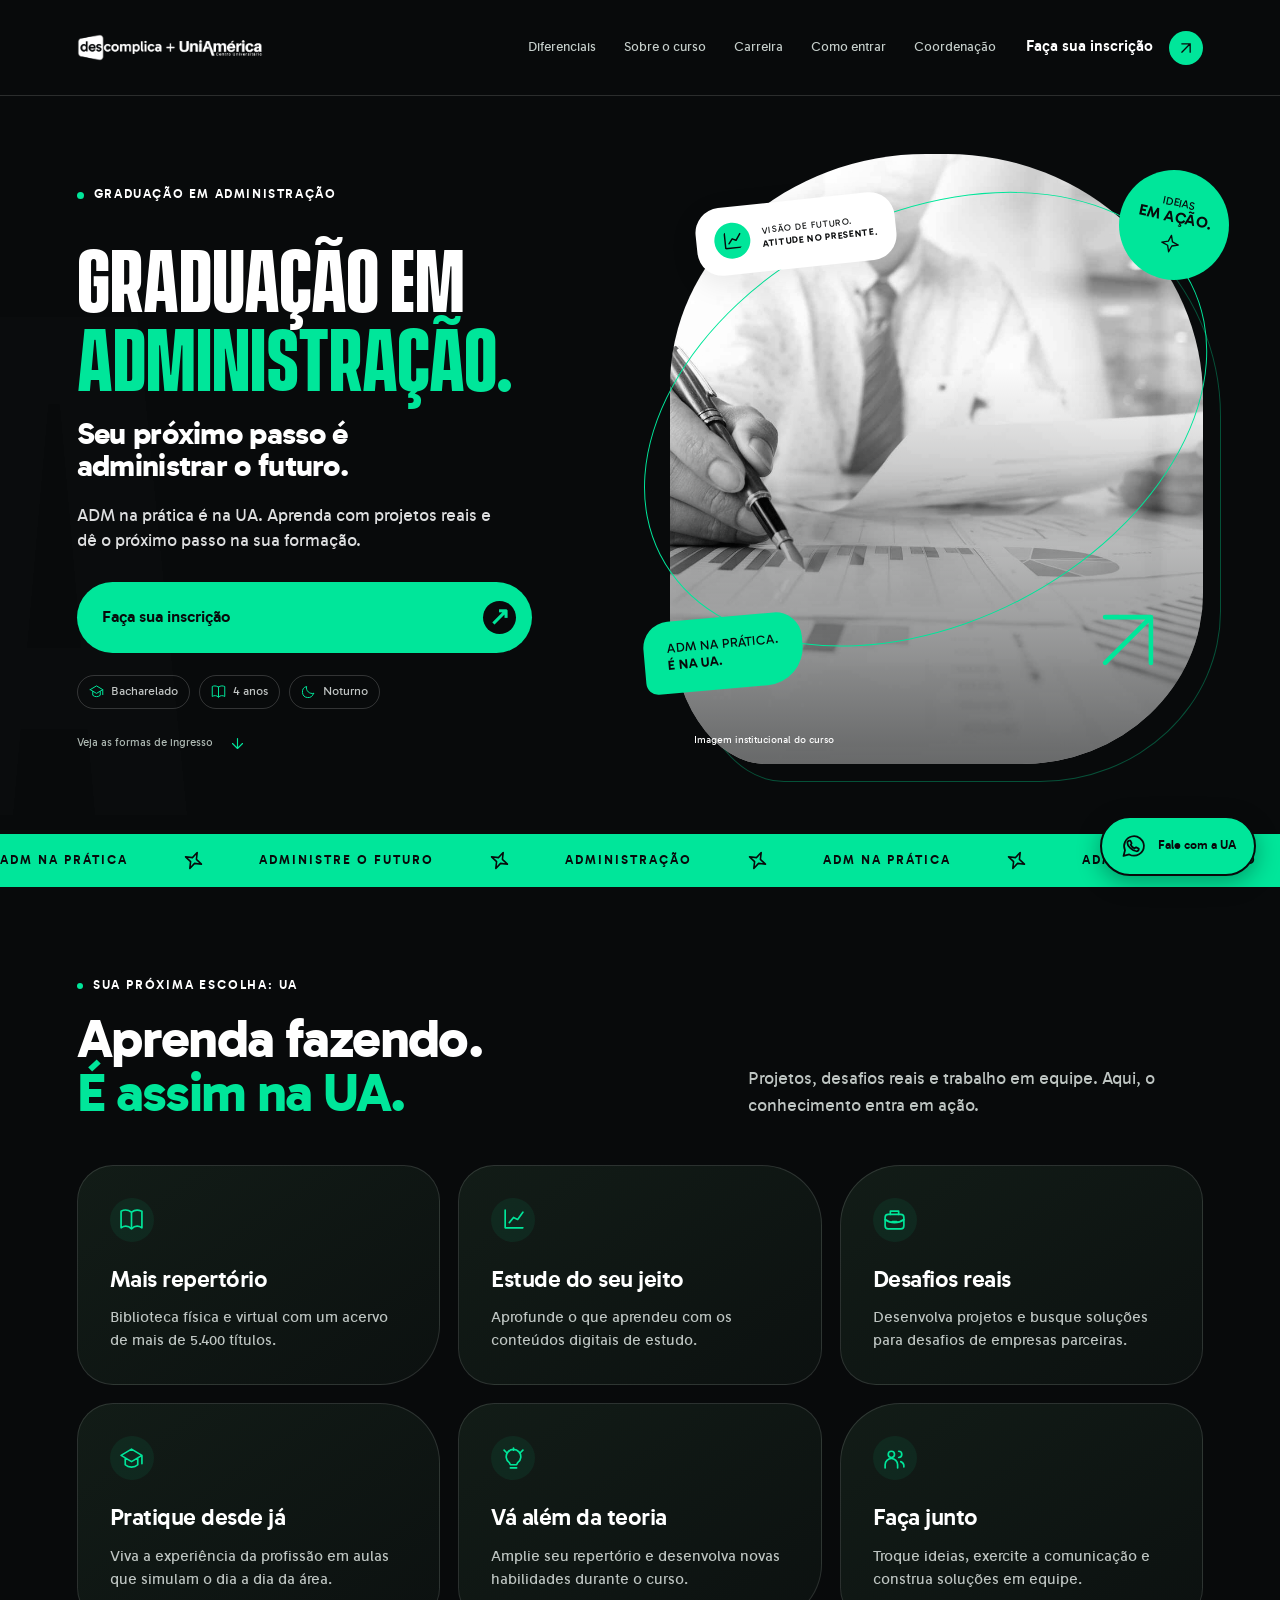
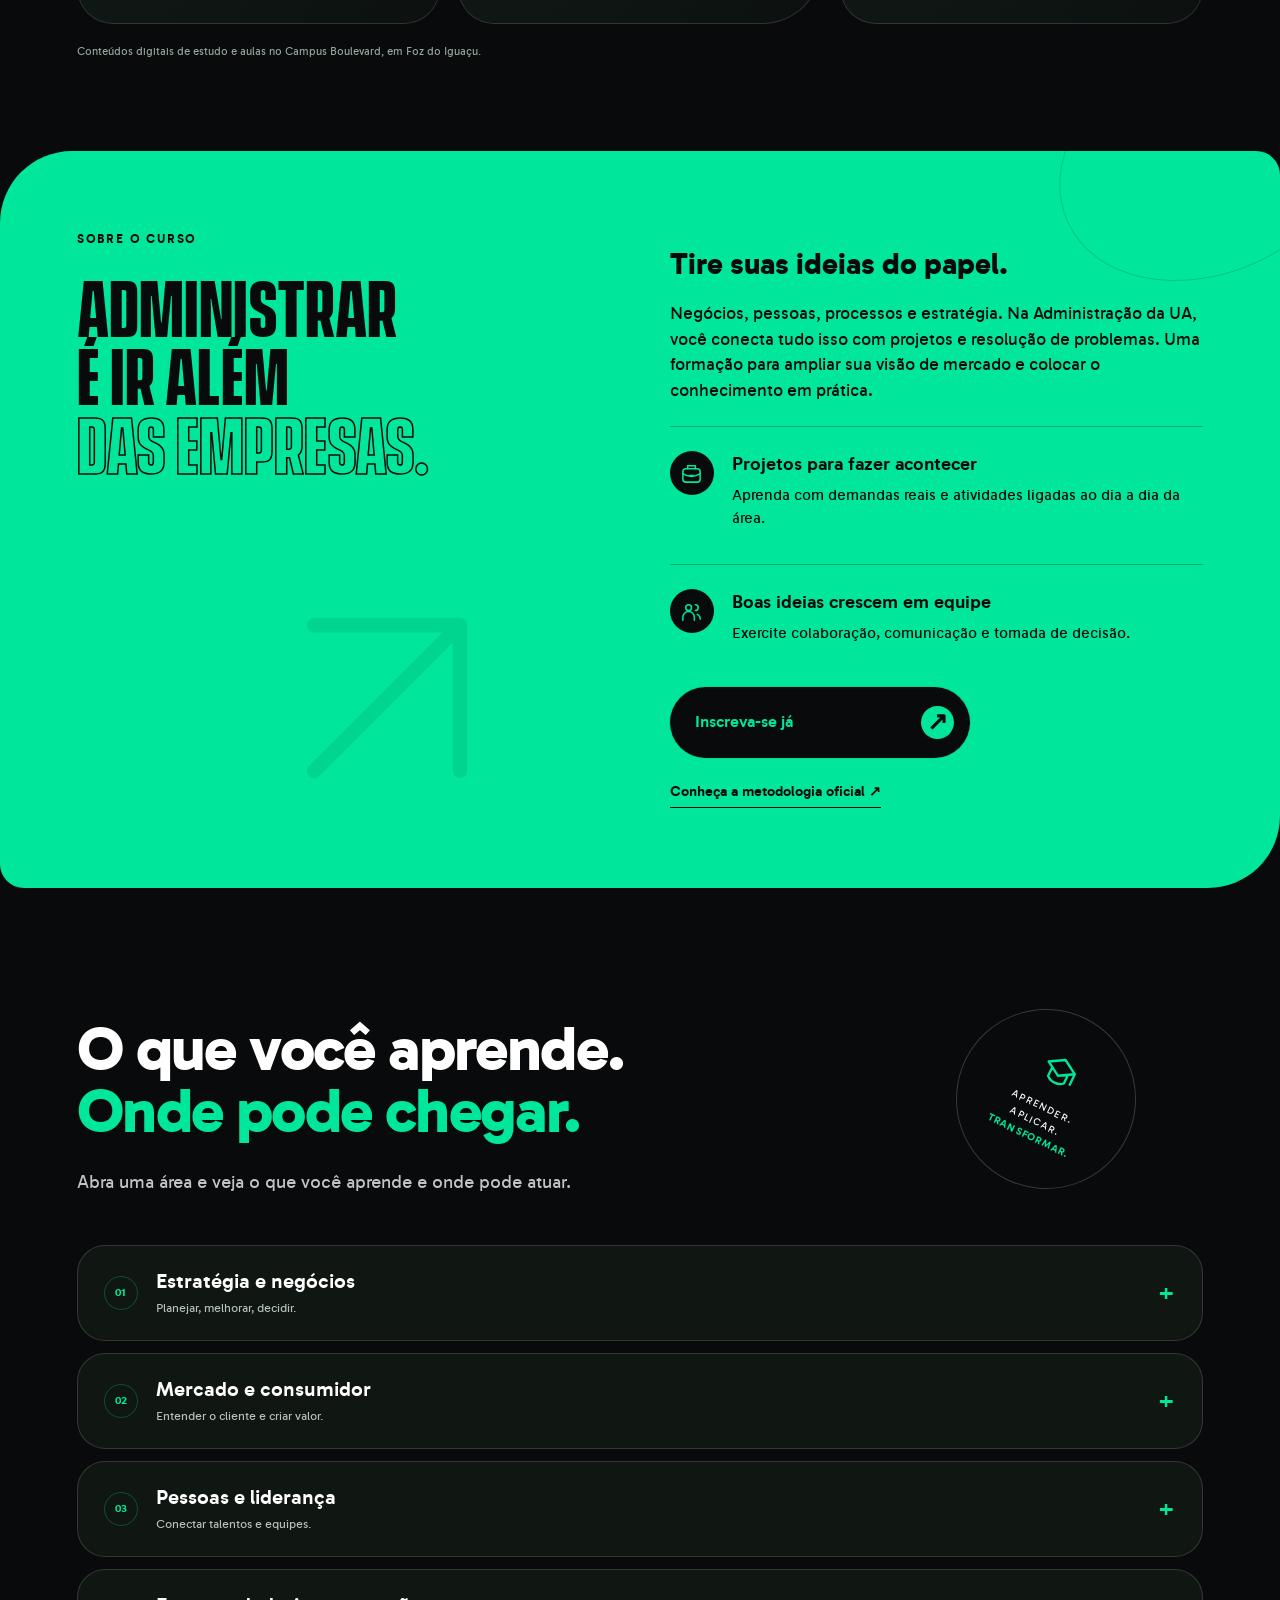
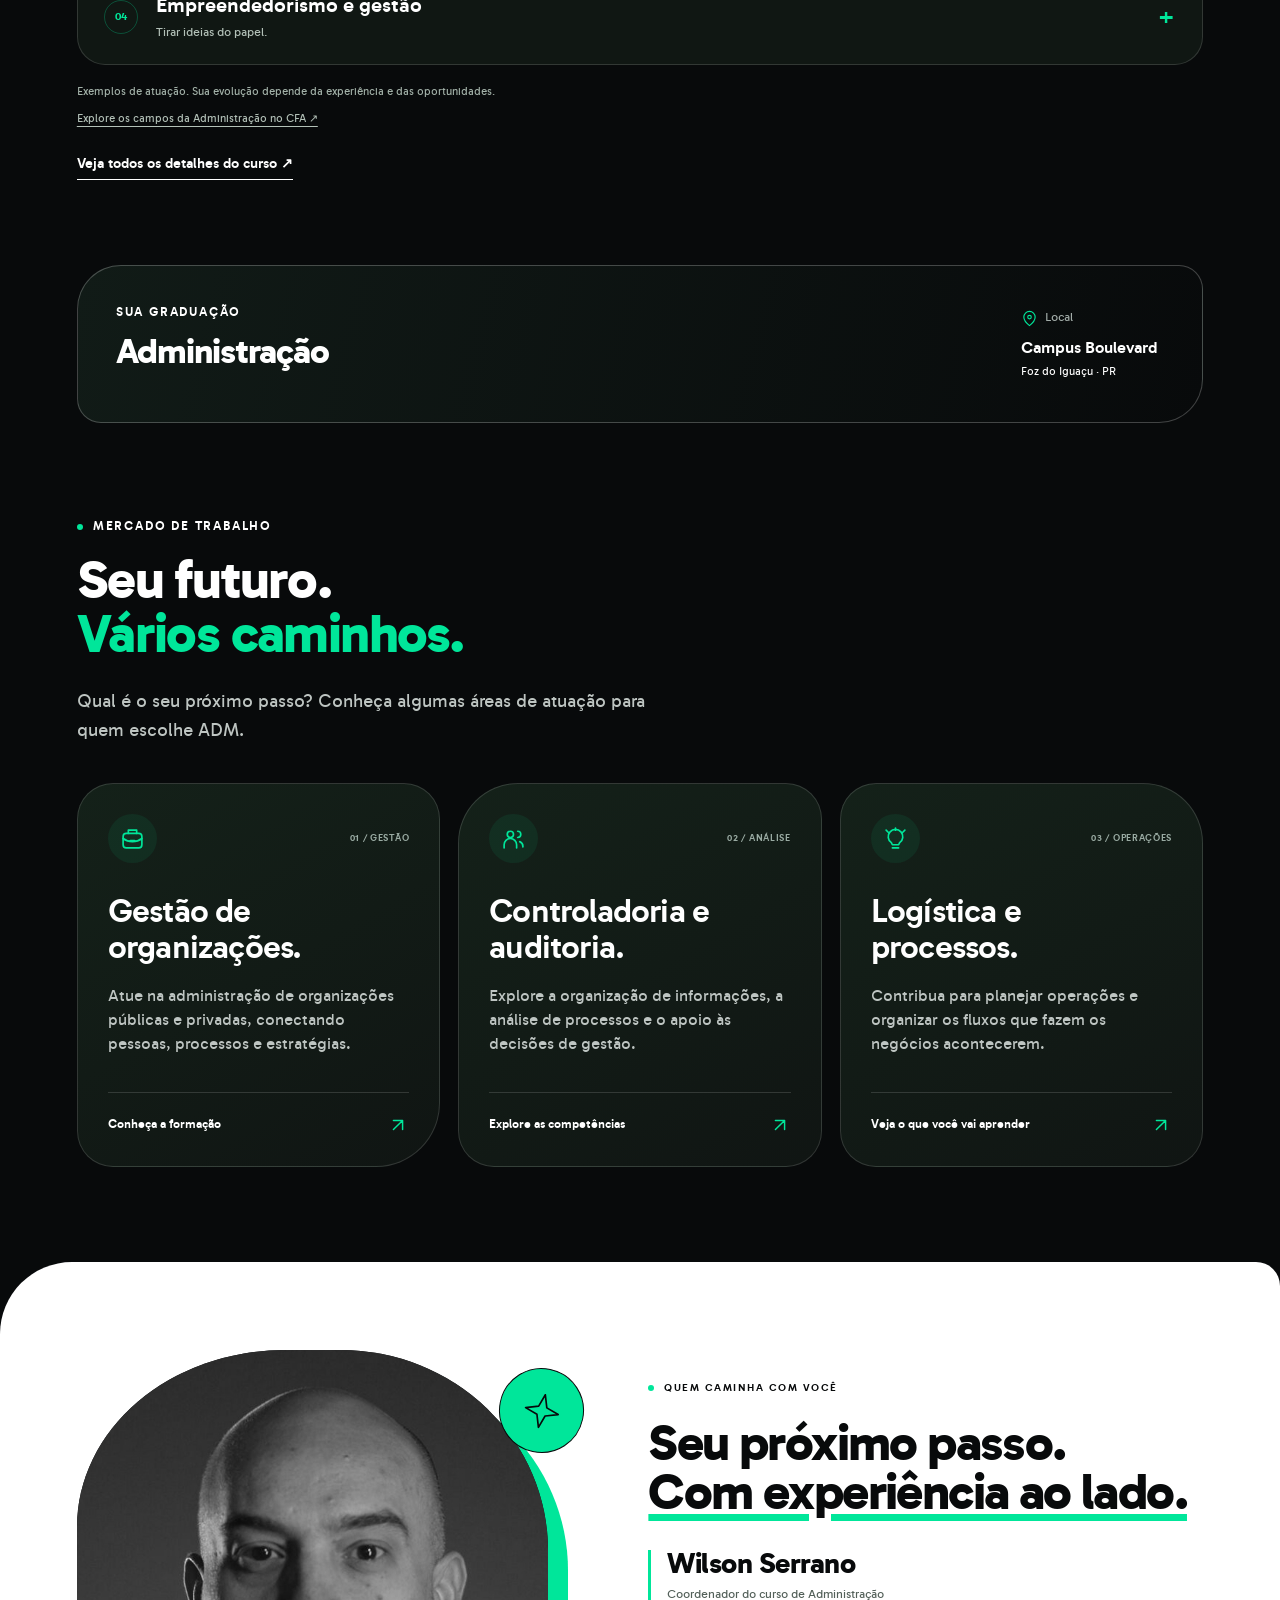
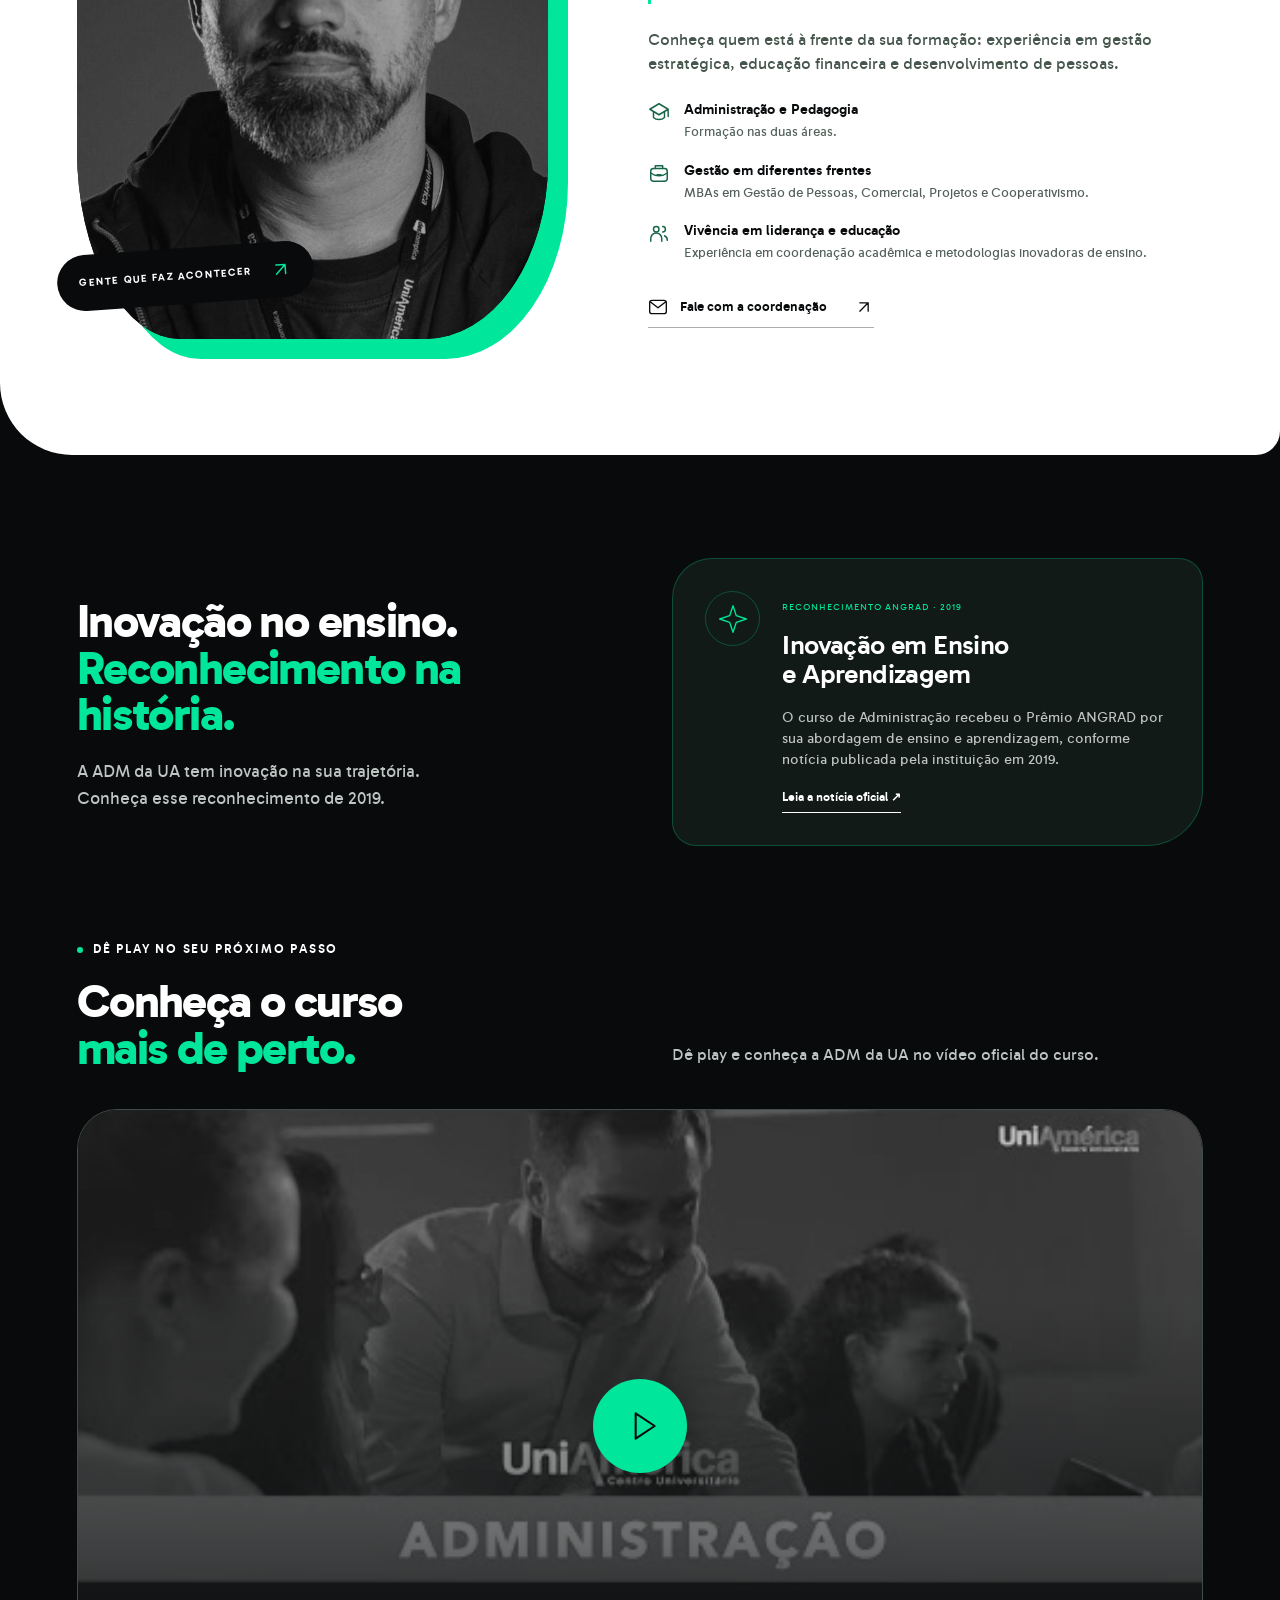
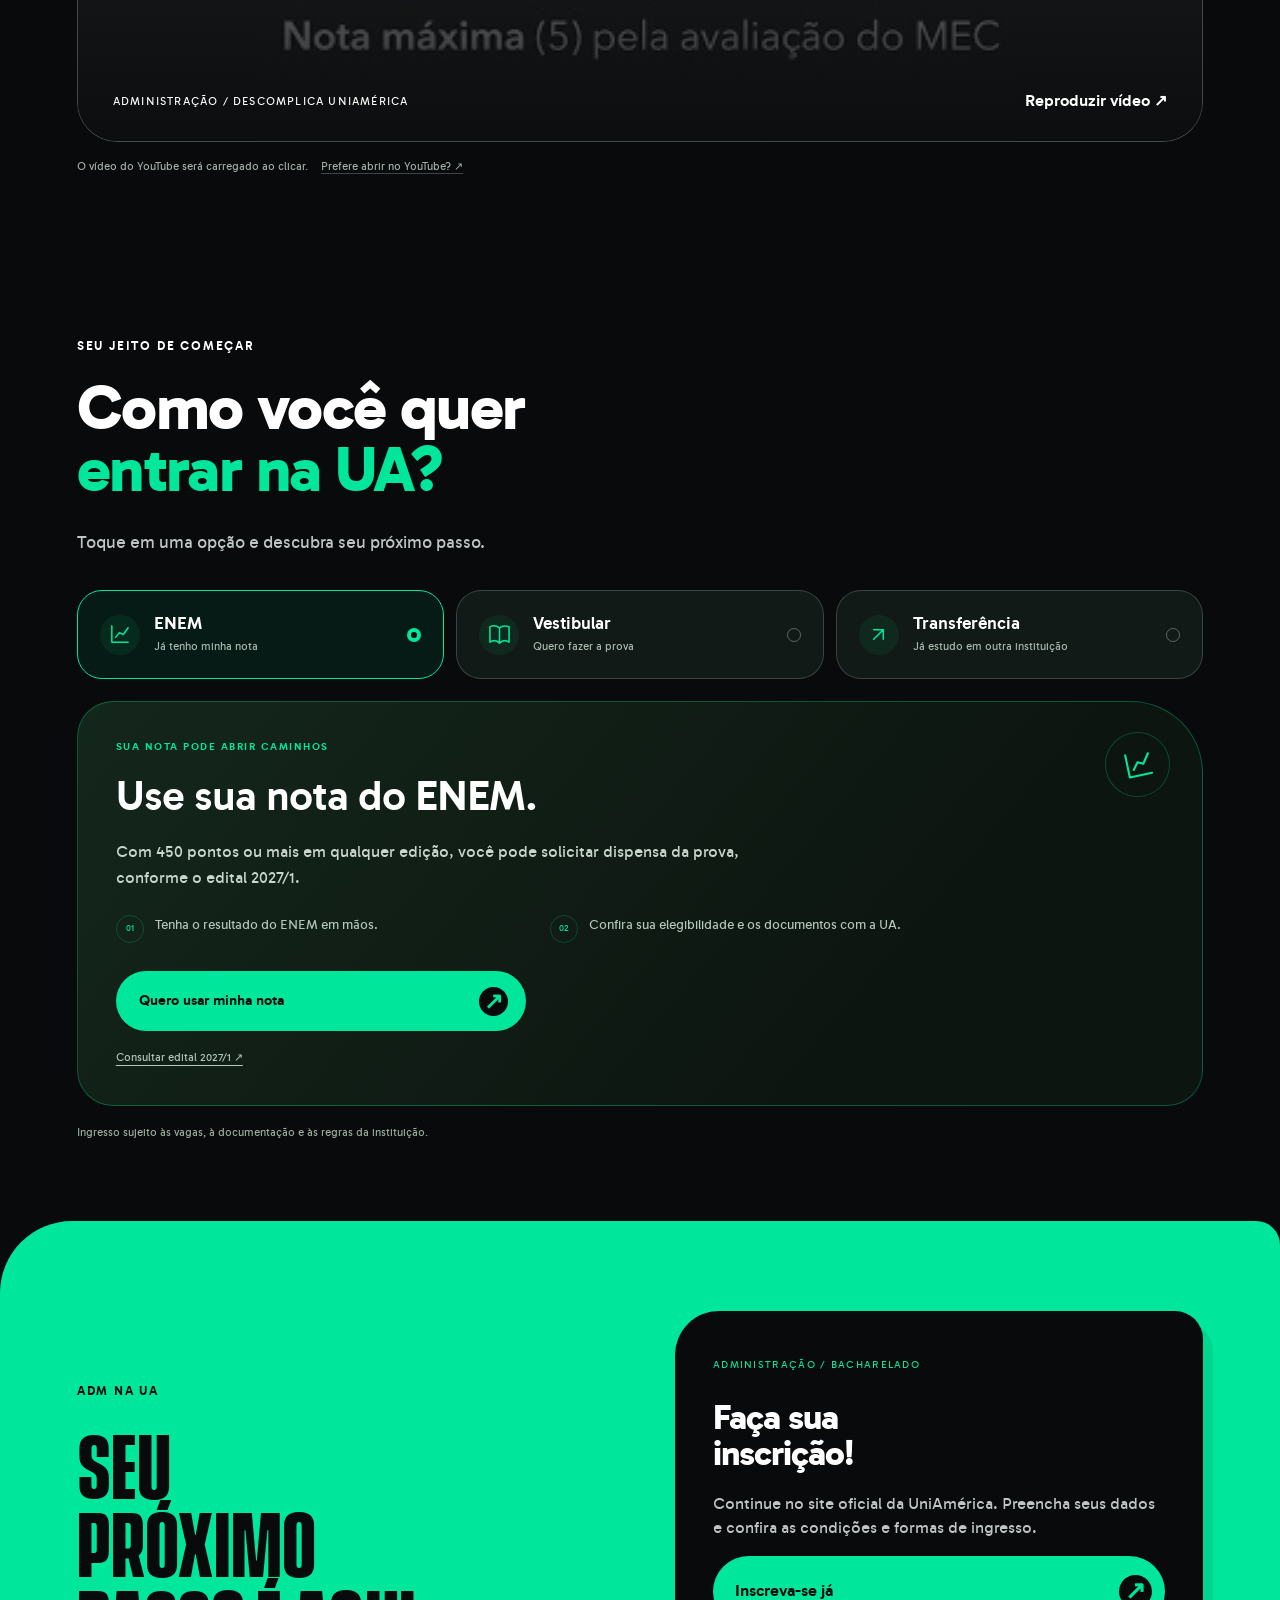
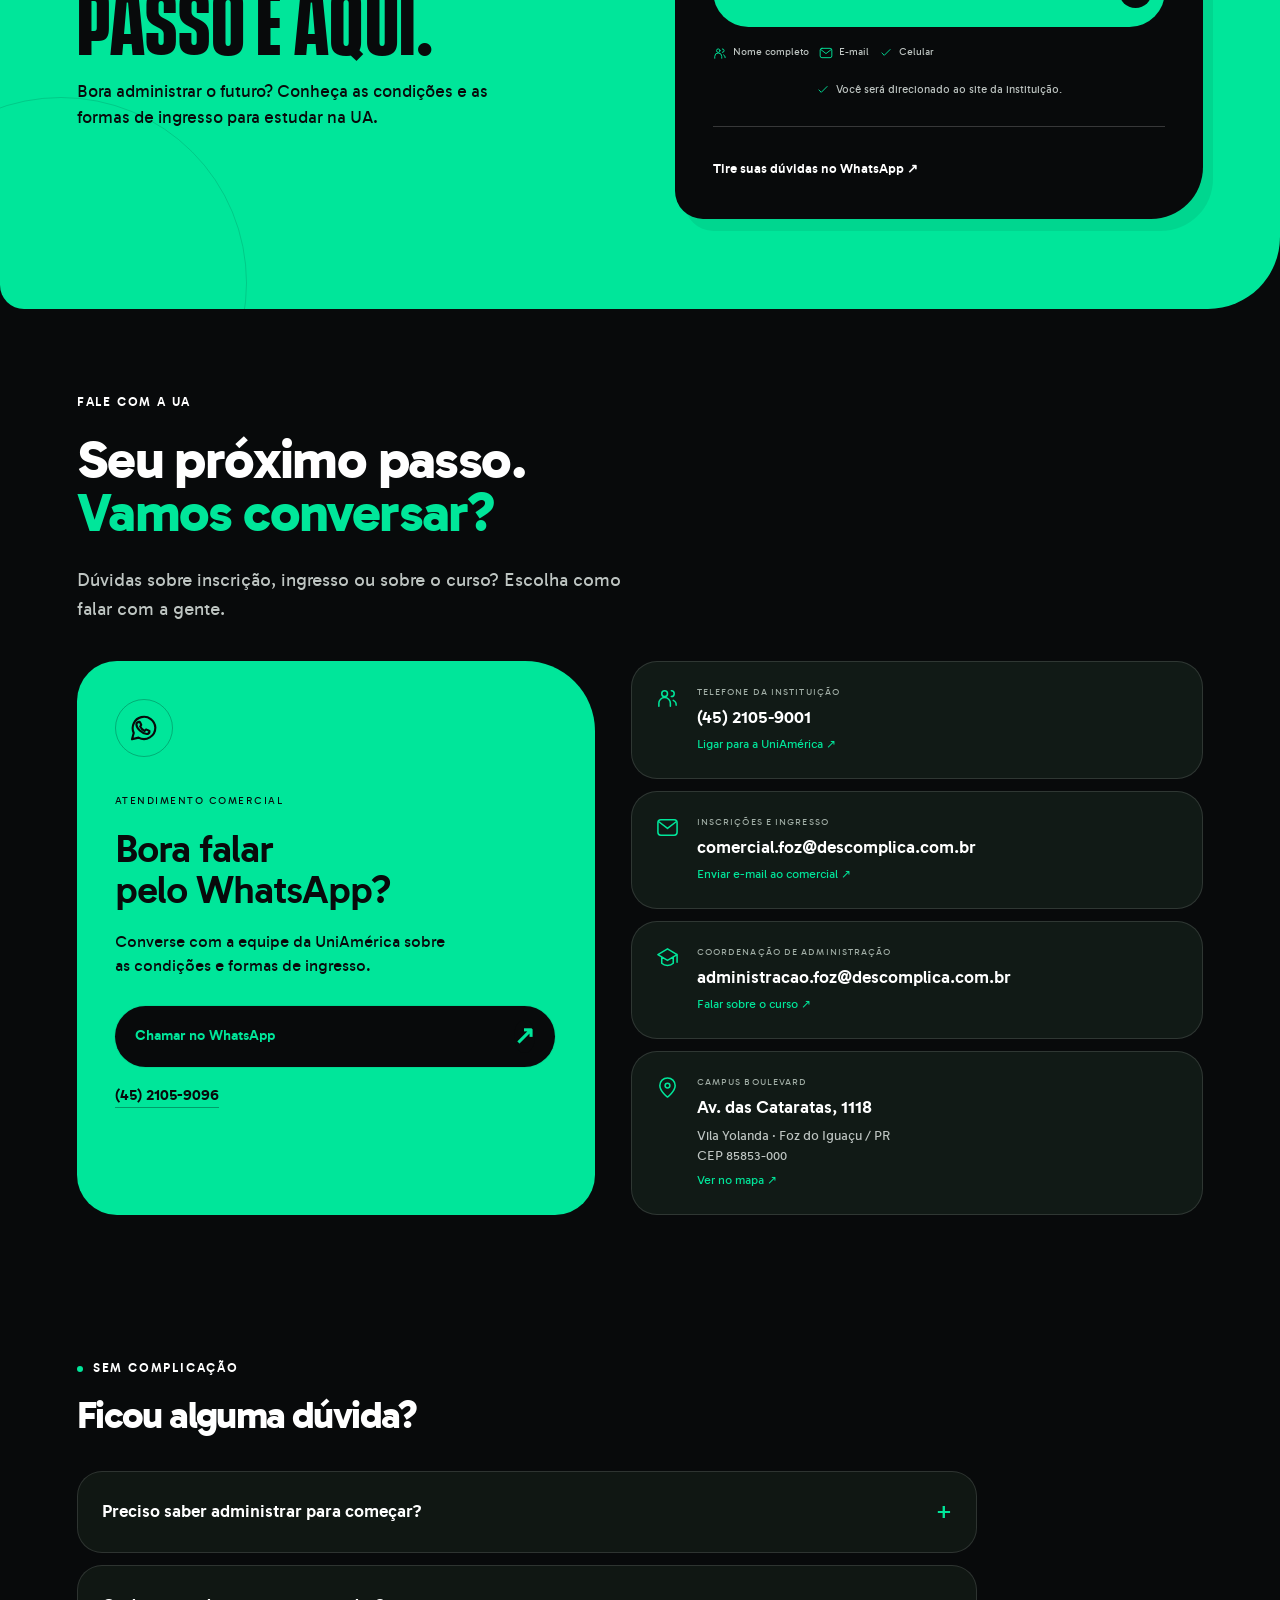
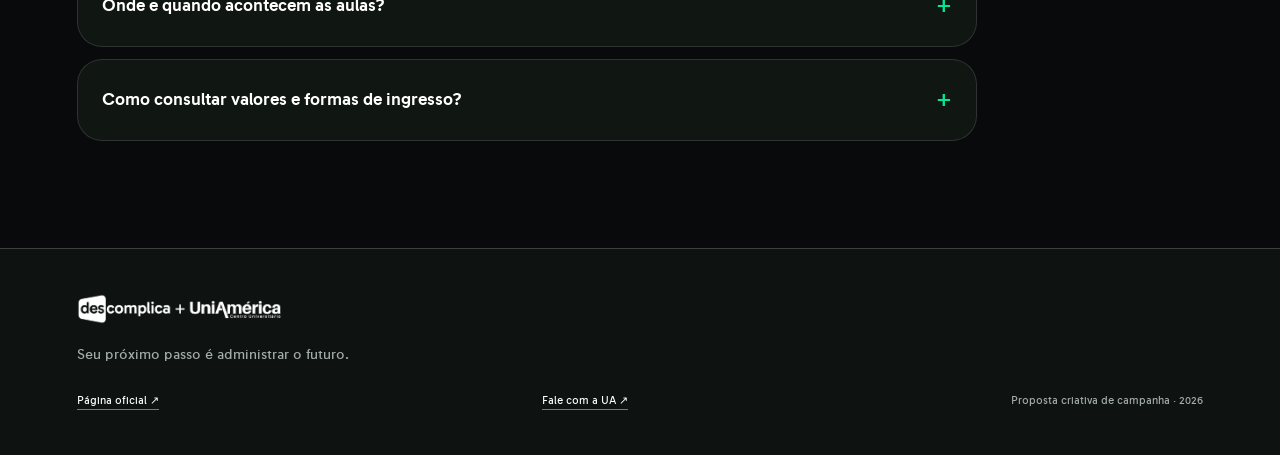
<file: index.html>
<!doctype html>
<html lang="pt-BR"><head><meta charset="utf-8"><meta name="viewport" content="width=device-width,initial-scale=1"><title>Administração | Descomplica UniAmérica</title><meta name="description" content="Seu próximo passo é administrar o futuro. Conheça o bacharelado em Administração da Descomplica UniAmérica."><link rel="stylesheet" href="style.css"><link rel="stylesheet" href="motion/scroll-reveal.css"><link rel="stylesheet" href="motion/kinetic-headline.css"><link rel="stylesheet" href="refinements.css"><link rel="stylesheet" href="draft.css"><link rel="stylesheet" href="fluid.css"><link rel="stylesheet" href="contact.css"><link rel="stylesheet" href="career.css"><link rel="stylesheet" href="admissions.css"></head><body><svg xmlns="http://www.w3.org/2000/svg" class="icon-library" aria-hidden="true"><defs><symbol id="i-arrow" viewBox="0 0 24 24"><path d="M7 17 17 7M7 7h10v10"/></symbol><symbol id="i-briefcase" viewBox="0 0 24 24"><rect x="3" y="7" width="18" height="14" rx="3"/><path d="M8 7V4h8v3M3 12c5 4 13 4 18 0M10 14h4"/></symbol><symbol id="i-users" viewBox="0 0 24 24"><circle cx="9" cy="8" r="3"/><path d="M3 21v-3a6 6 0 0 1 12 0v3M16 5a3 3 0 0 1 0 6M18 15a5 5 0 0 1 3 5"/></symbol><symbol id="i-bulb" viewBox="0 0 24 24"><path d="M8 16a7 7 0 1 1 8 0l-1 2H9l-1-2ZM9 21h6M12 2v2M3 4l2 2M19 6l2-2"/></symbol><symbol id="i-pin" viewBox="0 0 24 24"><path d="M20 10c0 6-8 12-8 12S4 16 4 10a8 8 0 1 1 16 0Z"/><circle cx="12" cy="10" r="2.5"/></symbol><symbol id="i-moon" viewBox="0 0 24 24"><path d="M20 15A9 9 0 0 1 9 4a9 9 0 1 0 11 11Z"/></symbol><symbol id="i-cap" viewBox="0 0 24 24"><path d="m2 9 10-6 10 6-10 6-10-6ZM6 12v6c3 3 9 3 12 0v-6M22 9v8"/></symbol><symbol id="i-check" viewBox="0 0 24 24"><path d="m5 12 4 4L19 6"/></symbol><symbol id="i-chart" viewBox="0 0 24 24"><path d="M4 3v17h17M8 15l4-5 4 2 5-7"/></symbol><symbol id="i-book" viewBox="0 0 24 24"><path d="M12 5v16M12 5C8 2 4 3 2 4v16c3-2 7-2 10 1 3-3 7-3 10-1V4c-3-1-6-2-10 1Z"/></symbol><symbol id="i-mail" viewBox="0 0 24 24"><rect x="2" y="4" width="20" height="16" rx="3"/><path d="m3 6 9 7 9-7"/></symbol><symbol id="i-pause" viewBox="0 0 24 24"><path d="M8 5v14M16 5v14"/></symbol><symbol id="i-play" viewBox="0 0 24 24"><path d="m8 4 12 8-12 8V4Z"/></symbol><symbol id="i-spark" viewBox="0 0 24 24"><path d="m12 2 2.5 7.5L22 12l-7.5 2.5L12 22l-2.5-7.5L2 12l7.5-2.5L12 2Z"/></symbol><symbol id="i-whatsapp" viewBox="0 0 24 24"><path d="M20.5 11.7a8.5 8.5 0 0 1-12.6 7.5L3 20.5l1.3-4.8A8.5 8.5 0 1 1 20.5 11.7Z"/><path d="M8.2 7.4c.3-.2.6-.1.8.3l.9 1.8c.1.3 0 .5-.3.8l-.5.5c.7 1.6 1.8 2.7 3.4 3.4l.6-.8c.2-.3.5-.3.8-.2l1.9.9c.3.1.4.4.3.7-.2 1.1-1 1.7-2 1.7-3.6-.3-7.8-4.2-7.8-7.3 0-.8.7-1.6 1.9-1.8Z"/></symbol></defs></svg><div class="reading-progress" aria-hidden="true"></div>
<header><a href="#inicio" aria-label="Descomplica UniAmérica — início"><img src="assets/logo.png" alt="Descomplica UniAmérica" width="186"></a><nav aria-label="Navegação principal"><a href="#diferenciais">Diferenciais</a><a href="#sobre">Sobre o curso</a><a href="#possibilidades">Carreira</a><a href="#ingresso">Como entrar</a><a href="#coordenador">Coordenação</a></nav><div class="header-actions"><a class="header-link" href="#proximo-passo">Faça sua inscrição <svg class="icon " aria-hidden="true"><use href="#i-arrow"></use></svg></a></div></header>
<main id="inicio"><section class="hero"><div class="hero-copy"><div class="eyebrow"><span class="dot"></span> GRADUAÇÃO EM ADMINISTRAÇÃO</div><h1 class="course-headline">GRADUAÇÃO EM <br><span>ADMINISTRAÇÃO.</span></h1><p class="hero-claim">Seu próximo passo é<br>administrar o futuro.</p><p>ADM na prática é na UA. Aprenda com projetos reais e dê o próximo passo na sua formação.</p><a class="button magnetic" data-magnet-strength="0.04" href="#proximo-passo">Faça sua inscrição <span>↗</span></a><div class="hero-meta"><span><svg class="icon " aria-hidden="true"><use href="#i-cap"></use></svg> Bacharelado</span><span><svg class="icon " aria-hidden="true"><use href="#i-book"></use></svg> 4 anos</span><span><svg class="icon " aria-hidden="true"><use href="#i-moon"></use></svg> Noturno</span></div><a href="#ingresso" class="scroll-cue"><span>Veja as formas de ingresso</span><svg class="icon " aria-hidden="true"><use href="#i-arrow"></use></svg></a></div><div class="hero-art"><div class="art-grid" aria-hidden="true"></div><img src="assets/administracao.jpg" alt="Profissional em um ambiente de gestão e negócios"><div class="orbit"></div><div class="art-tag">ADM NA PRÁTICA.<br><b data-kinetic data-kinetic-anim="rise">É NA UA.</b></div><div class="arrow-art"><svg class="icon " aria-hidden="true"><use href="#i-arrow"></use></svg></div><div class="art-stamp">IDEIAS<br><strong>EM AÇÃO.</strong><svg class="icon " aria-hidden="true"><use href="#i-spark"></use></svg></div><div class="floating-note"><svg class="icon " aria-hidden="true"><use href="#i-chart"></use></svg><span>VISÃO DE FUTURO.<br><b>ATITUDE NO PRESENTE.</b></span></div><span class="photo-note">Imagem institucional do curso</span></div></section>
<div class="ticker" aria-hidden="true"><div class="ticker-track"><div class="ticker-set"><div class="ticker-unit"><span>ADM NA PRÁTICA</span><svg class="icon" aria-hidden="true"><use href="#i-spark"></use></svg><span>ADMINISTRE O FUTURO</span><svg class="icon" aria-hidden="true"><use href="#i-spark"></use></svg><span>ADMINISTRAÇÃO</span><svg class="icon" aria-hidden="true"><use href="#i-spark"></use></svg></div><div class="ticker-unit"><span>ADM NA PRÁTICA</span><svg class="icon" aria-hidden="true"><use href="#i-spark"></use></svg><span>ADMINISTRE O FUTURO</span><svg class="icon" aria-hidden="true"><use href="#i-spark"></use></svg><span>ADMINISTRAÇÃO</span><svg class="icon" aria-hidden="true"><use href="#i-spark"></use></svg></div><div class="ticker-unit"><span>ADM NA PRÁTICA</span><svg class="icon" aria-hidden="true"><use href="#i-spark"></use></svg><span>ADMINISTRE O FUTURO</span><svg class="icon" aria-hidden="true"><use href="#i-spark"></use></svg><span>ADMINISTRAÇÃO</span><svg class="icon" aria-hidden="true"><use href="#i-spark"></use></svg></div><div class="ticker-unit"><span>ADM NA PRÁTICA</span><svg class="icon" aria-hidden="true"><use href="#i-spark"></use></svg><span>ADMINISTRE O FUTURO</span><svg class="icon" aria-hidden="true"><use href="#i-spark"></use></svg><span>ADMINISTRAÇÃO</span><svg class="icon" aria-hidden="true"><use href="#i-spark"></use></svg></div></div><div class="ticker-set"><div class="ticker-unit"><span>ADM NA PRÁTICA</span><svg class="icon" aria-hidden="true"><use href="#i-spark"></use></svg><span>ADMINISTRE O FUTURO</span><svg class="icon" aria-hidden="true"><use href="#i-spark"></use></svg><span>ADMINISTRAÇÃO</span><svg class="icon" aria-hidden="true"><use href="#i-spark"></use></svg></div><div class="ticker-unit"><span>ADM NA PRÁTICA</span><svg class="icon" aria-hidden="true"><use href="#i-spark"></use></svg><span>ADMINISTRE O FUTURO</span><svg class="icon" aria-hidden="true"><use href="#i-spark"></use></svg><span>ADMINISTRAÇÃO</span><svg class="icon" aria-hidden="true"><use href="#i-spark"></use></svg></div><div class="ticker-unit"><span>ADM NA PRÁTICA</span><svg class="icon" aria-hidden="true"><use href="#i-spark"></use></svg><span>ADMINISTRE O FUTURO</span><svg class="icon" aria-hidden="true"><use href="#i-spark"></use></svg><span>ADMINISTRAÇÃO</span><svg class="icon" aria-hidden="true"><use href="#i-spark"></use></svg></div><div class="ticker-unit"><span>ADM NA PRÁTICA</span><svg class="icon" aria-hidden="true"><use href="#i-spark"></use></svg><span>ADMINISTRE O FUTURO</span><svg class="icon" aria-hidden="true"><use href="#i-spark"></use></svg><span>ADMINISTRAÇÃO</span><svg class="icon" aria-hidden="true"><use href="#i-spark"></use></svg></div></div></div></div>






<section class="benefits wrap" id="diferenciais"><div class="benefits-heading"><div><div class="eyebrow">SUA PRÓXIMA ESCOLHA: UA</div><h2>Aprenda fazendo.<br><span>É assim na UA.</span></h2></div><p class="section-lead">Projetos, desafios reais e trabalho em equipe. Aqui, o conhecimento entra em ação.</p></div><div class="benefits-grid"><article class="benefit" data-reveal="up" data-reveal-delay="0"><span class="icon-tile"><svg class="icon" aria-hidden="true"><use href="#i-book"></use></svg></span><h3>Mais repertório</h3><p>Biblioteca física e virtual com um acervo de mais de 5.400 títulos.</p></article><article class="benefit" data-reveal="up" data-reveal-delay="60"><span class="icon-tile"><svg class="icon" aria-hidden="true"><use href="#i-chart"></use></svg></span><h3>Estude do seu jeito</h3><p>Aprofunde o que aprendeu com os conteúdos digitais de estudo.</p></article><article class="benefit" data-reveal="up" data-reveal-delay="120"><span class="icon-tile"><svg class="icon" aria-hidden="true"><use href="#i-briefcase"></use></svg></span><h3>Desafios reais</h3><p>Desenvolva projetos e busque soluções para desafios de empresas parceiras.</p></article><article class="benefit" data-reveal="up" data-reveal-delay="0"><span class="icon-tile"><svg class="icon" aria-hidden="true"><use href="#i-cap"></use></svg></span><h3>Pratique desde já</h3><p>Viva a experiência da profissão em aulas que simulam o dia a dia da área.</p></article><article class="benefit" data-reveal="up" data-reveal-delay="60"><span class="icon-tile"><svg class="icon" aria-hidden="true"><use href="#i-bulb"></use></svg></span><h3>Vá além da teoria</h3><p>Amplie seu repertório e desenvolva novas habilidades durante o curso.</p></article><article class="benefit" data-reveal="up" data-reveal-delay="120"><span class="icon-tile"><svg class="icon" aria-hidden="true"><use href="#i-users"></use></svg></span><h3>Faça junto</h3><p>Troque ideias, exercite a comunicação e construa soluções em equipe.</p></article></div><p class="digital-note">Conteúdos digitais de estudo e aulas no Campus Boulevard, em Foz do Iguaçu.</p></section>
<section class="practice" id="sobre"><div class="wrap practice-grid"><div class="practice-watermark" aria-hidden="true"><svg class="icon " aria-hidden="true"><use href="#i-arrow"></use></svg></div><div data-reveal><div class="eyebrow">SOBRE O CURSO</div><h2>ADMINISTRAR<br>É IR ALÉM<br><span>DAS EMPRESAS.</span></h2></div><div class="practice-copy" data-reveal data-reveal-delay="60"><p class="big-copy">Tire suas ideias do papel.</p><p>Negócios, pessoas, processos e estratégia. Na Administração da UA, você conecta tudo isso com projetos e resolução de problemas. Uma formação para ampliar sua visão de mercado e colocar o conhecimento em prática.</p><div class="practice-item"><span class="practice-icon"><svg class="icon " aria-hidden="true"><use href="#i-briefcase"></use></svg></span><div><h3>Projetos para fazer acontecer</h3><p>Aprenda com demandas reais e atividades ligadas ao dia a dia da área.</p></div></div><div class="practice-item"><span class="practice-icon"><svg class="icon " aria-hidden="true"><use href="#i-users"></use></svg></span><div><h3>Boas ideias crescem em equipe</h3><p>Exercite colaboração, comunicação e tomada de decisão.</p></div></div><a class="button about-cta" href="#proximo-passo">Inscreva-se já <span>↗</span></a><a class="text-link" href="https://uniamerica.br/metodologia/" target="_blank" rel="noopener">Conheça a metodologia oficial ↗</a></div></div></section>
<section class="learn wrap" id="aprender"><div class="section-heading" data-reveal><div><div class="eyebrow">CONHECIMENTO QUE VIRA AÇÃO</div><h2>O que você aprende.<br><span>Onde pode chegar.</span></h2><p class="section-lead">Abra uma área e veja o que você aprende e onde pode atuar.</p></div><div class="learning-seal"><svg class="icon " aria-hidden="true"><use href="#i-cap"></use></svg><span>APRENDER.<br>APLICAR.<br><strong>TRANSFORMAR.</strong></span></div></div><div class="subjects career-subjects"><details><summary><span class="subject-number">01</span><span class="subject-heading"><strong>Estratégia e negócios</strong><small>Planejar, melhorar, decidir.</small></span><b aria-hidden="true">+</b></summary><div class="career-panel"><p><strong>Você aprende</strong>Planejamento estratégico, melhoria de processos e métodos ágeis.</p><div class="career-options"><h3>Pode atuar em</h3><div class="career-tags"><span>Processos</span><span>Planejamento</span><span>Projetos</span></div></div><p class="career-next"><strong>Na carreira</strong>Comece no apoio e na análise; com experiência, avance para coordenação e gestão.</p></div></details><details><summary><span class="subject-number">02</span><span class="subject-heading"><strong>Mercado e consumidor</strong><small>Entender o cliente e criar valor.</small></span><b aria-hidden="true">+</b></summary><div class="career-panel"><p><strong>Você aprende</strong>Comportamento do consumidor, ações promocionais e propostas de produtos e serviços.</p><div class="career-options"><h3>Pode atuar em</h3><div class="career-tags"><span>Marketing</span><span>Pesquisa de mercado</span><span>Gestão comercial</span></div></div><p class="career-next"><strong>Na carreira</strong>Atendimento, vendas e pesquisa podem abrir caminho para análise e planejamento de mercado.</p></div></details><details><summary><span class="subject-number">03</span><span class="subject-heading"><strong>Pessoas e liderança</strong><small>Conectar talentos e equipes.</small></span><b aria-hidden="true">+</b></summary><div class="career-panel"><p><strong>Você aprende</strong>Liderança, comunicação, habilidades socioemocionais e solução de conflitos.</p><div class="career-options"><h3>Pode atuar em</h3><div class="career-tags"><span>Recursos humanos</span><span>Desenvolvimento de pessoas</span><span>Liderança</span></div></div><p class="career-next"><strong>Na carreira</strong>Explore o apoio em RH e equipes administrativas e amplie sua atuação com vivência profissional.</p></div></details><details><summary><span class="subject-number">04</span><span class="subject-heading"><strong>Empreendedorismo e gestão</strong><small>Tirar ideias do papel.</small></span><b aria-hidden="true">+</b></summary><div class="career-panel"><p><strong>Você aprende</strong>Inovação, inteligência financeira e gestão de projetos.</p><div class="career-options"><h3>Pode atuar em</h3><div class="career-tags"><span>Gestão de negócios</span><span>Projetos</span><span>Negócio próprio</span></div></div><p class="career-next"><strong>Na carreira</strong>Use o aprendizado para apoiar empresas, assumir projetos ou estruturar seu empreendimento.</p></div></details></div><p class="career-note">Exemplos de atuação. Sua evolução depende da experiência e das oportunidades.</p><a class="career-source" href="https://cfa.org.br/fiscalizacao-fiscalizacao/fiscalizacao-campos-de-atuacao-do-administrador/" target="_blank" rel="noopener">Explore os campos da Administração no CFA ↗</a><a class="text-link" href="https://uniamerica.br/graduacao/administracao" target="_blank" rel="noopener">Veja todos os detalhes do curso ↗</a></section>
<section class="course-strip wrap"><div class="course-title"><span class="eyebrow">SUA GRADUAÇÃO</span><h2>Administração</h2></div><dl><div><dt><svg class="icon " aria-hidden="true"><use href="#i-cap"></use></svg>Titulação</dt><dd>Bacharelado</dd></div><div><dt><svg class="icon " aria-hidden="true"><use href="#i-book"></use></svg>Duração</dt><dd>4 anos</dd></div><div><dt><svg class="icon " aria-hidden="true"><use href="#i-moon"></use></svg>Turno</dt><dd>Noturno</dd></div><div><dt><svg class="icon " aria-hidden="true"><use href="#i-pin"></use></svg>Local</dt><dd>Campus Boulevard<br><small>Foz do Iguaçu · PR</small></dd></div></dl></section>
<section class="intro wrap" id="possibilidades"><div class="eyebrow">MERCADO DE TRABALHO</div><h2>Seu futuro.<br><span>Vários caminhos.</span></h2><p class="section-lead">Qual é o seu próximo passo? Conheça algumas áreas de atuação para quem escolhe ADM.</p><div class="paths"><a class="path-card" href="#aprender" data-reveal data-reveal-delay="0"><div class="card-top"><span class="icon-tile"><svg class="icon " aria-hidden="true"><use href="#i-briefcase"></use></svg></span><span class="number">01 / GESTÃO</span></div><h3>Gestão de organizações.</h3><p>Atue na administração de organizações públicas e privadas, conectando pessoas, processos e estratégias.</p><span class="card-action">Conheça a formação <svg class="icon " aria-hidden="true"><use href="#i-arrow"></use></svg></span></a><a class="path-card" href="#aprender" data-reveal data-reveal-delay="60"><div class="card-top"><span class="icon-tile"><svg class="icon " aria-hidden="true"><use href="#i-users"></use></svg></span><span class="number">02 / ANÁLISE</span></div><h3>Controladoria e auditoria.</h3><p>Explore a organização de informações, a análise de processos e o apoio às decisões de gestão.</p><span class="card-action">Explore as competências <svg class="icon " aria-hidden="true"><use href="#i-arrow"></use></svg></span></a><a class="path-card" href="#aprender" data-reveal data-reveal-delay="120"><div class="card-top"><span class="icon-tile"><svg class="icon " aria-hidden="true"><use href="#i-bulb"></use></svg></span><span class="number">03 / OPERAÇÕES</span></div><h3>Logística e processos.</h3><p>Contribua para planejar operações e organizar os fluxos que fazem os negócios acontecerem.</p><span class="card-action">Veja o que você vai aprender <svg class="icon " aria-hidden="true"><use href="#i-arrow"></use></svg></span></a></div></section>
<section class="coordinator" id="coordenador"><div class="wrap coordinator-grid"><div class="coordinator-portrait" data-reveal><div class="portrait-frame"><img src="assets/wilson-serrano.jpeg" alt="Wilson Serrano, coordenador do curso de Administração" loading="lazy" width="900" height="988"></div><span class="portrait-tag">GENTE QUE FAZ ACONTECER <svg class="icon " aria-hidden="true"><use href="#i-arrow"></use></svg></span><div class="portrait-corner" aria-hidden="true"><svg class="icon " aria-hidden="true"><use href="#i-spark"></use></svg></div></div><div class="coordinator-copy" data-reveal data-reveal-delay="60"><div class="eyebrow">QUEM CAMINHA COM VOCÊ</div><h2>Seu próximo passo.<br><span>Com experiência ao lado.</span></h2><div class="name-block"><h3>Wilson Serrano</h3><p>Coordenador do curso de Administração</p></div><p>Conheça quem está à frente da sua formação: experiência em gestão estratégica, educação financeira e desenvolvimento de pessoas.</p><ul class="credentials"><li><svg class="icon " aria-hidden="true"><use href="#i-cap"></use></svg><div><b>Administração e Pedagogia</b><span>Formação nas duas áreas.</span></div></li><li><svg class="icon " aria-hidden="true"><use href="#i-briefcase"></use></svg><div><b>Gestão em diferentes frentes</b><span>MBAs em Gestão de Pessoas, Comercial, Projetos e Cooperativismo.</span></div></li><li><svg class="icon " aria-hidden="true"><use href="#i-users"></use></svg><div><b>Vivência em liderança e educação</b><span>Experiência em coordenação acadêmica e metodologias inovadoras de ensino.</span></div></li></ul><a class="coordinator-contact" href="mailto:administracao.foz@descomplica.com.br"><svg class="icon " aria-hidden="true"><use href="#i-mail"></use></svg> Fale com a coordenação <svg class="icon " aria-hidden="true"><use href="#i-arrow"></use></svg></a></div></div></section>
<section class="recognition wrap" id="reconhecimento"><div class="eyebrow">ENSINO QUE SE DESTACA</div><div class="recognition-grid"><div><h2>Inovação no ensino.<br><span>Reconhecimento na história.</span></h2><p class="section-lead">A ADM da UA tem inovação na sua trajetória. Conheça esse reconhecimento de 2019.</p></div><article class="award" data-reveal="up"><span class="award-mark"><svg class="icon" aria-hidden="true"><use href="#i-spark"></use></svg></span><div><span class="award-label">RECONHECIMENTO ANGRAD · 2019</span><h3>Inovação em Ensino<br>e Aprendizagem</h3><p>O curso de Administração recebeu o Prêmio ANGRAD por sua abordagem de ensino e aprendizagem, conforme notícia publicada pela instituição em 2019.</p><a class="text-link" href="https://uniamerica.br/blog/noticias/curso-de-administracao-da-uniamerica-e-reconhecido-como-um-dos-mais-inovadores-do-brasil-719/" target="_blank" rel="noopener">Leia a notícia oficial ↗</a></div></article></div></section>
<section class="course-video wrap" id="video"><div class="video-heading"><div><div class="eyebrow">DÊ PLAY NO SEU PRÓXIMO PASSO</div><h2>Conheça o curso<br><span>mais de perto.</span></h2></div><p class="section-lead">Dê play e conheça a ADM da UA no vídeo oficial do curso.</p></div><div class="video-frame" data-reveal="zoom"><button class="video-launch" type="button" aria-label="Reproduzir vídeo oficial de Administração no YouTube"><img src="assets/video-administracao.jpg" alt="Prévia do vídeo Administração, da Descomplica UniAmérica" loading="lazy" width="480" height="360"><span class="video-shade"></span><span class="play-circle"><svg class="icon" aria-hidden="true"><use href="#i-play"></use></svg></span><span class="video-caption">ADMINISTRAÇÃO / DESCOMPLICA UNIAMÉRICA <b>Reproduzir vídeo ↗</b></span></button></div><p class="video-note">O vídeo do YouTube será carregado ao clicar. <a href="https://www.youtube.com/watch?v=pGQXSYIe_7U" target="_blank" rel="noopener">Prefere abrir no YouTube? ↗</a></p></section>
<section class="admissions wrap" id="ingresso"><div class="entry-heading"><div class="eyebrow">SEU JEITO DE COMEÇAR</div><h2>Como você quer<br><span>entrar na UA?</span></h2><p class="section-lead">Toque em uma opção e descubra seu próximo passo.</p></div><div class="entry-shell" data-reveal="up"><fieldset class="entry-options" hidden><legend class="entry-sr">Escolha sua forma de ingresso</legend><label class="entry-option"><input type="radio" name="admission-route" value="enem" aria-controls="entry-enem" checked><span class="entry-option-icon"><svg class="icon" aria-hidden="true"><use href="#i-chart"></use></svg></span><span class="entry-option-copy"><strong>ENEM</strong><small>Já tenho minha nota</small></span><span class="entry-dot" aria-hidden="true"></span></label><label class="entry-option"><input type="radio" name="admission-route" value="vestibular" aria-controls="entry-vestibular"><span class="entry-option-icon"><svg class="icon" aria-hidden="true"><use href="#i-book"></use></svg></span><span class="entry-option-copy"><strong>Vestibular</strong><small>Quero fazer a prova</small></span><span class="entry-dot" aria-hidden="true"></span></label><label class="entry-option"><input type="radio" name="admission-route" value="transferencia" aria-controls="entry-transferencia"><span class="entry-option-icon"><svg class="icon" aria-hidden="true"><use href="#i-arrow"></use></svg></span><span class="entry-option-copy"><strong>Transferência</strong><small>Já estudo em outra instituição</small></span><span class="entry-dot" aria-hidden="true"></span></label></fieldset><div class="entry-panels"><article class="entry-panel" id="entry-enem" data-route="enem" aria-labelledby="entry-title-enem"><div class="entry-ornament" aria-hidden="true"><svg class="icon" aria-hidden="true"><use href="#i-chart"></use></svg></div><span class="entry-kicker">SUA NOTA PODE ABRIR CAMINHOS</span><h3 id="entry-title-enem">Use sua nota do ENEM.</h3><p class="entry-description">Com 450 pontos ou mais em qualquer edição, você pode solicitar dispensa da prova, conforme o edital 2027/1.</p><ol class="entry-steps"><li>Tenha o resultado do ENEM em mãos.</li><li>Confira sua elegibilidade e os documentos com a UA.</li></ol><a class="button entry-cta" href="https://wa.me/554521059096?text=Ol%C3%A1%21%20Quero%20estudar%20Administra%C3%A7%C3%A3o%20na%20UniAm%C3%A9rica%20usando%20minha%20nota%20do%20ENEM.%20Como%20solicito%20o%20ingresso%3F" target="_blank" rel="noopener">Quero usar minha nota<span>↗</span></a><a class="entry-source" href="https://uniamerica.br/docs/processo-seletivo/processo-seletivo-2027-1.pdf" target="_blank" rel="noopener">Consultar edital 2027/1 ↗</a></article><article class="entry-panel" id="entry-vestibular" data-route="vestibular" aria-labelledby="entry-title-vestibular"><div class="entry-ornament" aria-hidden="true"><svg class="icon" aria-hidden="true"><use href="#i-book"></use></svg></div><span class="entry-kicker">UM NOVO COMEÇO</span><h3 id="entry-title-vestibular">Seu passo é o vestibular.</h3><p class="entry-description">Inscrição gratuita e prova online ou presencial agendada, com redação e questões de raciocínio lógico.</p><ol class="entry-steps"><li>Consulte o processo seletivo e faça sua inscrição.</li><li>Combine o agendamento pelo atendimento oficial.</li></ol><a class="button entry-cta" href="https://wa.me/554521059096?text=Ol%C3%A1%21%20Quero%20fazer%20o%20vestibular%20para%20Administra%C3%A7%C3%A3o%20na%20UniAm%C3%A9rica.%20Como%20me%20inscrevo%20e%20agendo%20a%20prova%3F" target="_blank" rel="noopener">Quero fazer o vestibular<span>↗</span></a><a class="entry-source" href="https://uniamerica.br/docs/processo-seletivo/processo-seletivo-2027-1.pdf" target="_blank" rel="noopener">Consultar edital 2027/1 ↗</a></article><article class="entry-panel" id="entry-transferencia" data-route="transferencia" aria-labelledby="entry-title-transferencia"><div class="entry-ornament" aria-hidden="true"><svg class="icon" aria-hidden="true"><use href="#i-arrow"></use></svg></div><span class="entry-kicker">SUA TRAJETÓRIA CONTINUA</span><h3 id="entry-title-transferencia">Traga seu próximo passo pra UA.</h3><p class="entry-description">Já começou uma graduação? Consulte a transferência para ADM e a análise do que você já estudou.</p><ol class="entry-steps"><li>Separe histórico atualizado e ementas ou planos de ensino com conteúdos e carga horária.</li><li>O aproveitamento de estudos depende da análise da instituição.</li></ol><a class="button entry-cta" href="https://wa.me/554521059096?text=Ol%C3%A1%21%20Quero%20transferir%20minha%20gradua%C3%A7%C3%A3o%20para%20Administra%C3%A7%C3%A3o%20na%20UniAm%C3%A9rica%20e%20consultar%20o%20aproveitamento%20de%20estudos.%20Como%20fa%C3%A7o%3F" target="_blank" rel="noopener">Quero solicitar transferência<span>↗</span></a><a class="entry-source" href="https://uniamerica.br/docs/resolucao-0092025-regulamento-de-diretrizes-e-procedimentos-de-analise-curricular-para-aproveitamento-de-estudos.pdf" target="_blank" rel="noopener">Ver regras de aproveitamento ↗</a></article></div><p class="entry-footnote">Ingresso sujeito às vagas, à documentação e às regras da instituição.</p><div id="entry-status" class="entry-sr" role="status" aria-live="polite" aria-atomic="true"></div></div></section>
<section class="next" id="proximo-passo"><div class="wrap next-grid"><div data-reveal><div class="eyebrow">ADM NA UA</div><h2>SEU<br>PRÓXIMO<br><span>PASSO É AQUI.</span></h2><p>Bora administrar o futuro? Conheça as condições e as formas de ingresso para estudar na UA.</p></div><div class="conversion" data-reveal data-reveal-delay="60"><span class="mini-label" id="chosen-route">ADMINISTRAÇÃO / BACHARELADO</span><h3>Faça sua<br>inscrição!</h3><p>Continue no site oficial da UniAmérica. Preencha seus dados e confira as condições e formas de ingresso.</p><a class="button magnetic" data-magnet-strength="0.04" id="official-cta" href="https://uniamerica.br/graduacao/administracao" target="_blank" rel="noopener">Inscreva-se já <span>↗</span></a><div class="official-flow"><span><svg class="icon" aria-hidden="true"><use href="#i-users"></use></svg> Nome completo</span><span><svg class="icon" aria-hidden="true"><use href="#i-mail"></use></svg> E-mail</span><span><svg class="icon" aria-hidden="true"><use href="#i-check"></use></svg> Celular</span></div><span class="safe-note"><svg class="icon " aria-hidden="true"><use href="#i-check"></use></svg>Você será direcionado ao site da instituição.</span><hr><a class="contact-link" id="chosen-contact" href="https://wa.me/554521059096?text=Ol%C3%A1%21%20Quero%20saber%20mais%20sobre%20a%20gradua%C3%A7%C3%A3o%20em%20Administra%C3%A7%C3%A3o%20da%20UniAm%C3%A9rica." target="_blank" rel="noopener">Tire suas dúvidas no WhatsApp ↗</a></div></div></section>
<section class="contact-section wrap" id="contato"><div class="eyebrow">FALE COM A UA</div><h2>Seu próximo passo.<br><span>Vamos conversar?</span></h2><p class="section-lead">Dúvidas sobre inscrição, ingresso ou sobre o curso? Escolha como falar com a gente.</p><div class="contact-grid"><article class="contact-whatsapp" data-reveal="up"><span class="contact-icon"><svg class="icon" aria-hidden="true"><use href="#i-whatsapp"></use></svg></span><span class="mini-label">ATENDIMENTO COMERCIAL</span><h3>Bora falar<br>pelo WhatsApp?</h3><p>Converse com a equipe da UniAmérica sobre as condições e formas de ingresso.</p><a class="button" href="https://wa.me/554521059096?text=Ol%C3%A1%21%20Quero%20saber%20mais%20sobre%20a%20gradua%C3%A7%C3%A3o%20em%20Administra%C3%A7%C3%A3o%20da%20UniAm%C3%A9rica." target="_blank" rel="noopener">Chamar no WhatsApp <span>↗</span></a><a class="contact-number" href="https://wa.me/554521059096?text=Ol%C3%A1%21%20Quero%20saber%20mais%20sobre%20a%20gradua%C3%A7%C3%A3o%20em%20Administra%C3%A7%C3%A3o%20da%20UniAm%C3%A9rica." target="_blank" rel="noopener">(45) 2105-9096</a></article><div class="contact-details"><a class="contact-row" href="tel:+554521059001"><svg class="icon" aria-hidden="true"><use href="#i-users"></use></svg><span><small>TELEFONE DA INSTITUIÇÃO</small><strong>(45) 2105-9001</strong><em>Ligar para a UniAmérica ↗</em></span></a><a class="contact-row" href="mailto:comercial.foz@descomplica.com.br"><svg class="icon" aria-hidden="true"><use href="#i-mail"></use></svg><span><small>INSCRIÇÕES E INGRESSO</small><strong>comercial.foz@descomplica.com.br</strong><em>Enviar e-mail ao comercial ↗</em></span></a><a class="contact-row" href="mailto:administracao.foz@descomplica.com.br"><svg class="icon" aria-hidden="true"><use href="#i-cap"></use></svg><span><small>COORDENAÇÃO DE ADMINISTRAÇÃO</small><strong>administracao.foz@descomplica.com.br</strong><em>Falar sobre o curso ↗</em></span></a><a class="contact-row" href="https://www.google.com/maps/search/?api=1&amp;query=UniAm%C3%A9rica%20Av.%20das%20Cataratas%201118%20Foz%20do%20Igua%C3%A7u" target="_blank" rel="noopener"><svg class="icon" aria-hidden="true"><use href="#i-pin"></use></svg><span><small>CAMPUS BOULEVARD</small><strong>Av. das Cataratas, 1118</strong><span>Vila Yolanda · Foz do Iguaçu / PR<br>CEP 85853-000</span><em>Ver no mapa ↗</em></span></a></div></div></section>
<section class="faq wrap"><div class="eyebrow">SEM COMPLICAÇÃO</div><h2>Ficou alguma dúvida?</h2><details><summary>Preciso saber administrar para começar? <b>+</b></summary><p>A graduação é uma etapa de formação. Consulte a instituição para conhecer os requisitos de ingresso e escolher seu próximo passo.</p></details><details><summary>Onde e quando acontecem as aulas? <b>+</b></summary><p>O curso é oferecido no período noturno, no Campus Boulevard, em Foz do Iguaçu. Confirme o calendário e os horários com a instituição.</p></details><details><summary>Como consultar valores e formas de ingresso? <b>+</b></summary><p>Use o botão “Inscreva-se já” para acessar a página oficial. Valores e condições são os informados pela instituição no momento da contratação.</p></details></section>
</main><footer><img src="assets/logo.png" alt="Descomplica UniAmérica" width="205"><p>Seu próximo passo é administrar o futuro.</p><div><a href="https://uniamerica.br/graduacao/administracao" target="_blank" rel="noopener">Página oficial ↗</a><a href="#contato">Fale com a UA ↗</a><span>Proposta criativa de campanha · 2026</span></div></footer><a class="whatsapp-float" href="https://wa.me/554521059096?text=Ol%C3%A1%21%20Quero%20saber%20mais%20sobre%20a%20gradua%C3%A7%C3%A3o%20em%20Administra%C3%A7%C3%A3o%20da%20UniAm%C3%A9rica." target="_blank" rel="noopener" aria-label="Conversar com a UniAmérica pelo WhatsApp"><svg class="icon" aria-hidden="true"><use href="#i-whatsapp"></use></svg><span>Fale com a UA</span></a><a class="mobile-sticky" href="#proximo-passo">Faça sua inscrição <span>↗</span></a><script src="motion/scroll-reveal.js"></script><script src="motion/kinetic-headline.js"></script><script src="motion/magnetic-button.js"></script><script src="script.js"></script><script src="admissions.js"></script></body></html>
</file>
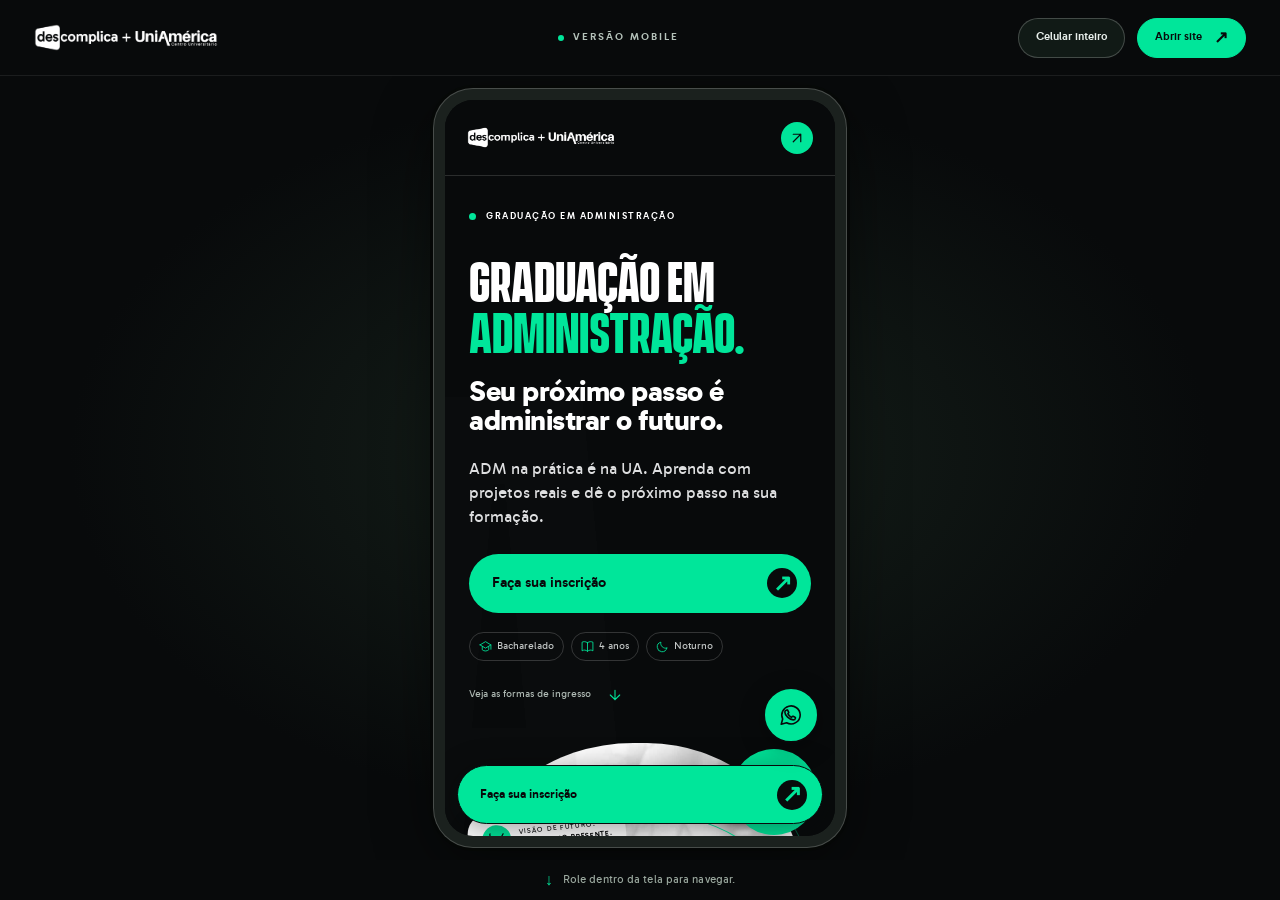
<file: mobile.html>
<!doctype html>
<html lang="pt-BR">
<head>
  <meta charset="utf-8">
  <meta name="viewport" content="width=device-width, initial-scale=1">
  <meta name="robots" content="noindex,follow">
  <meta name="theme-color" content="#080a0b">
  <title>Administração na tela do celular | UniAmérica</title>
  <meta name="description" content="Navegue pela versão mobile da campanha de Administração no seu notebook.">
  <link rel="stylesheet" href="mobile-view.css">
  <script src="mobile-view.js" defer></script>
</head>
<body>
  <div class="viewer">
    <header class="viewer-bar">
      <a class="viewer-brand" id="full-site" href="index.html" aria-label="Abrir o site de Administração"><img src="assets/logo.png" alt="Descomplica UniAmérica" width="184" height="36"></a>
      <div class="viewer-title"><span aria-hidden="true"></span> VERSÃO MOBILE</div>
      <nav class="viewer-actions" aria-label="Opções de visualização">
        <button id="fit-phone" type="button" aria-pressed="false" aria-controls="viewer-stage" hidden>Celular inteiro</button>
        <a id="open-site" href="index.html">Abrir site <span aria-hidden="true">↗</span></a>
      </nav>
    </header>
    <main class="viewer-stage" id="viewer-stage" aria-label="Site em formato de celular">
      <div class="phone-space">
        <div class="phone-frame">
          <iframe id="mobile-site" src="index.html" title="Versão mobile de Administração da Descomplica UniAmérica" allow="autoplay; encrypted-media; picture-in-picture; fullscreen" allowfullscreen></iframe>
        </div>
      </div>
    </main>
    <footer class="viewer-footer"><span class="scroll-symbol" aria-hidden="true">↓</span> Role dentro da tela para navegar.</footer>
  </div>
</body>
</html>
</file>
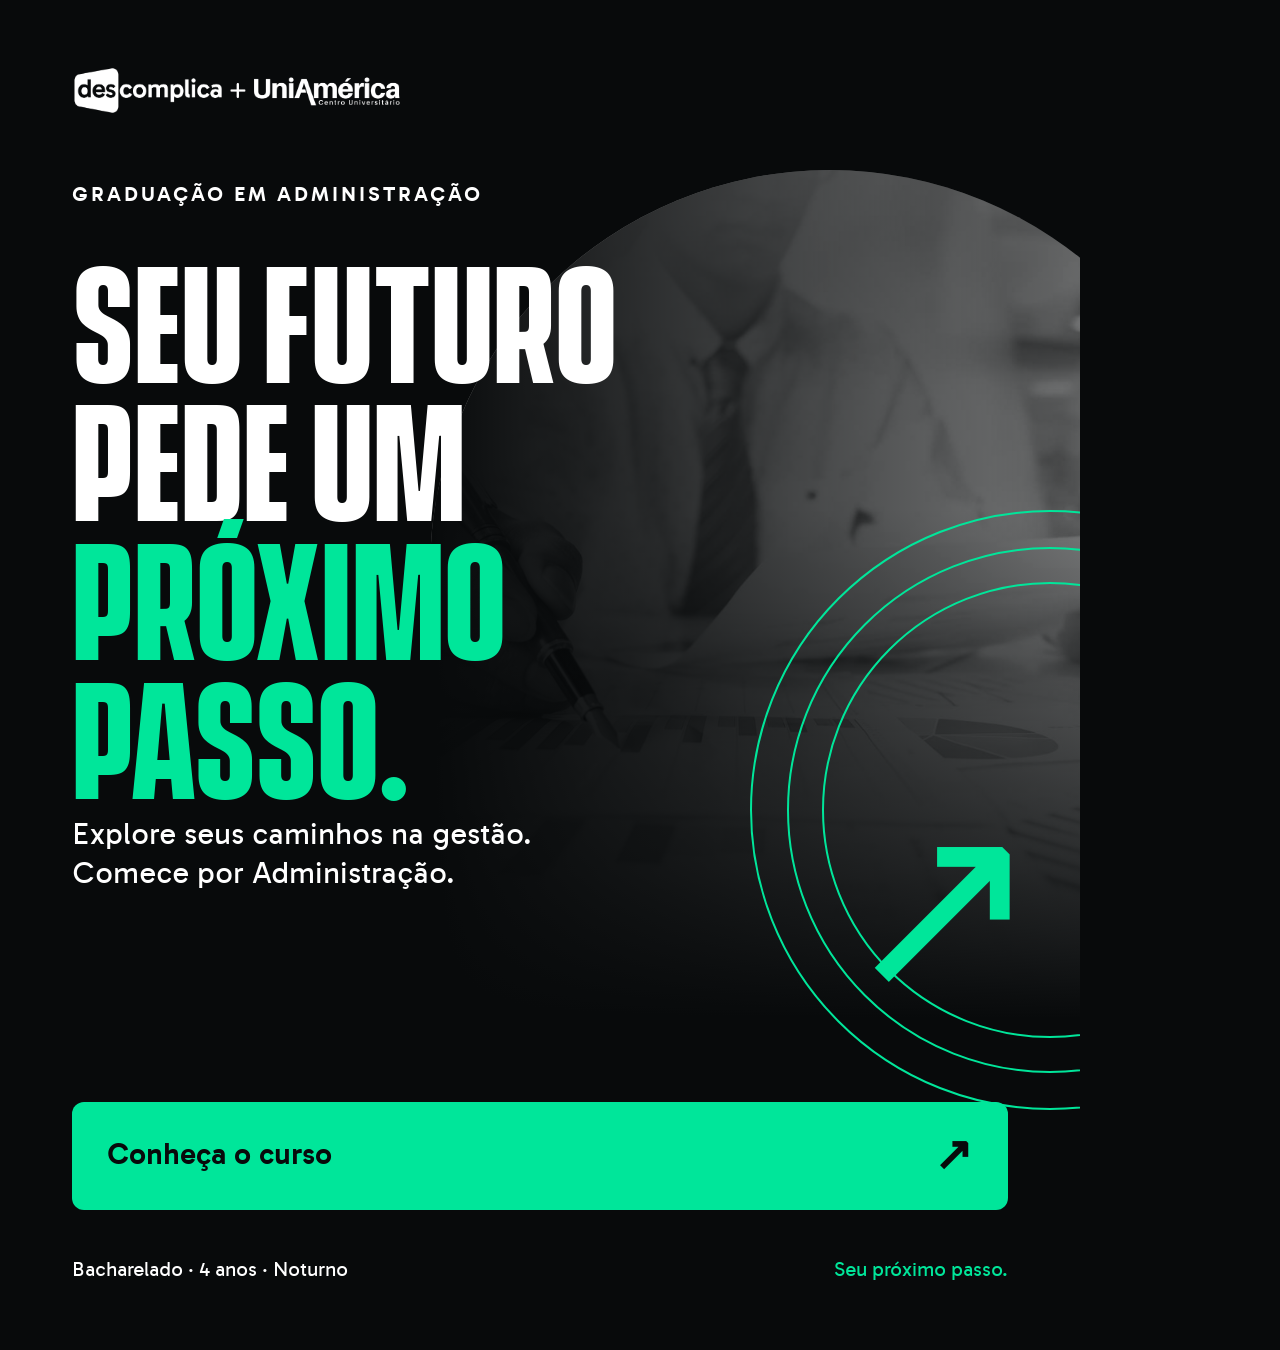
<file: posts.html>
<!doctype html><html lang="pt-BR"><head><meta charset="utf-8"><meta name="viewport" content="width=device-width,initial-scale=1"><title>Campanha Administração — Posts</title><link rel="stylesheet" href="style.css"><style>html,body{width:1080px;height:1350px;overflow:hidden}body{position:relative;padding:66px 72px;background:#080a0b;color:white}.post-logo{width:330px;display:block}.post-label{font-size:20px;letter-spacing:3px;font-weight:700;margin-top:65px;position:relative;z-index:3}.post-heading{position:relative;font:700 151px/.92 Vanguard,sans-serif;margin:33px 0 0;z-index:3;letter-spacing:.1px}.post-heading em{font-style:normal;color:#00e69a}.post-sub{font-size:30px;line-height:1.3;position:absolute;left:72px;top:815px;max-width:590px;z-index:4;margin:0}.post-photo{position:absolute;right:-150px;top:170px;width:800px;height:850px;border-radius:430px 430px 0 0;overflow:hidden;opacity:.5}.post-photo img{height:100%;width:100%;object-fit:cover;object-position:60%;filter:grayscale(1)}.post-photo:after{content:'';position:absolute;inset:0;background:linear-gradient(90deg,#080a0b,transparent 90%),linear-gradient(0deg,#080a0b,transparent 60%)}.post-arrow{position:absolute;right:38px;bottom:317px;font-size:240px;line-height:1;color:#00e69a;z-index:2}.post-cta{position:absolute;bottom:140px;left:72px;right:72px;border-radius:12px;background:#00e69a;color:#080a0b;display:flex;justify-content:space-between;align-items:center;font-weight:700;font-size:29px;padding:31px 35px}.post-cta span{font-size:46px;line-height:1}.post-footer{position:absolute;bottom:65px;left:72px;right:72px;display:flex;justify-content:space-between;font-size:20px}.post-footer span:last-child{color:#00e69a}.rings{position:absolute;width:600px;height:600px;border:2px solid #00e69a;border-radius:50%;right:-270px;top:510px;z-index:1}.rings:before,.rings:after{content:'';position:absolute;inset:35px;border:2px solid #00e69a;border-radius:50%}.rings:after{inset:70px}.green{background:#00e69a;color:#080a0b}.green .post-logo{filter:brightness(0)}.green .post-heading em{color:#080a0b;text-decoration:none}.green .post-cta{background:#080a0b;color:#00e69a}.green .post-footer span:last-child{color:#080a0b}.green .post-arrow{color:#080a0b;bottom:345px;right:75px;font-size:290px}.green .rings{border-color:#080a0b;top:590px;opacity:.3}.green .rings:after,.green .rings:before{border-color:#080a0b}.green .post-sub{top:840px;max-width:650px}.white{background:white;color:#080a0b}.white .post-logo{filter:brightness(0)}.white .post-heading em{color:#080a0b;background:#00e69a;padding:0 15px;display:inline-block;line-height:.92}.white .post-sub{top:840px;max-width:640px}.white .post-arrow{color:#080a0b;bottom:335px;right:70px;font-size:235px}.white .post-footer span:last-child{color:#080a0b}.white .rings{top:550px;opacity:.7;right:-340px}.white .post-heading{font-size:149px}</style></head><body><img class="post-logo" src="assets/logo.png" alt="Descomplica UniAmérica"><div class="post-label">GRADUAÇÃO EM ADMINISTRAÇÃO</div><div id="composition"></div><div class="post-cta">Conheça o curso <span>↗</span></div><div class="post-footer"><span>Bacharelado · 4 anos · Noturno</span><span>Seu próximo passo.</span></div><script>const p=new URLSearchParams(location.search).get('p')||'1';const texts={1:{title:'SEU FUTURO<br>PEDE UM<br><em>PRÓXIMO<br>PASSO.</em>',sub:'Explore seus caminhos na gestão.<br>Comece por Administração.',cls:'',extra:'<div class="post-photo"><img src="assets/administracao.jpg" alt=""></div>'},2:{title:'LIDERAR É<br>APRENDER A<br><em>IR ALÉM.<br>JUNTO.</em>',sub:'Desenvolva sua liderança e<br>aprenda a conectar pessoas e negócios.',cls:'green',extra:''},3:{title:'SUA IDEIA<br>MERECE<br><em>SAIR DO</em><br><em>PAPEL.</em>',sub:'Empreendedorismo, estratégia e gestão.<br>Dê direção ao seu próximo negócio.',cls:'white',extra:''}};const t=texts[p]||texts[1];document.body.className=t.cls;document.querySelector('#composition').innerHTML=t.extra+'<div class="rings"></div><h1 class="post-heading">'+t.title+'</h1><p class="post-sub">'+t.sub+'</p><div class="post-arrow">↗</div>';</script></body></html>
</file>
<file: style.css>
@font-face{font-family:Aprova;src:url('assets/aprova-regular.woff')}@font-face{font-family:Aprova;src:url('assets/aprova-bold.woff');font-weight:700}@font-face{font-family:Aprova;src:url('assets/aprova-black.woff');font-weight:900}@font-face{font-family:Vanguard;src:url('assets/vanguard-bold.woff');font-weight:700}:root{--green:#00e69a;--black:#080a0b;--white:#fff}*{box-sizing:border-box}html{scroll-behavior:smooth;scroll-padding-top:30px}body{margin:0;background:var(--black);color:white;font:18px/1.5 Aprova,Arial,sans-serif}a{color:inherit;text-decoration:none}button,a,summary{-webkit-tap-highlight-color:transparent}a:focus-visible,summary:focus-visible{outline:3px solid var(--green);outline-offset:6px}header{height:100px;display:flex;align-items:center;justify-content:space-between;padding:0 6%;border-bottom:1px solid #ffffff24}header img{display:block}.header-link{font-size:15px;font-weight:700}.header-link span{color:var(--green);margin-left:16px;font-size:24px}.wrap{width:88%;max-width:1240px;margin:auto}.hero{max-width:1440px;margin:auto;display:grid;grid-template-columns:1fr 1fr;padding:64px 6% 68px;gap:28px}.eyebrow{font-size:12px;letter-spacing:1.8px;font-weight:700;display:flex;align-items:center;gap:10px}.dot{height:7px;width:7px;border-radius:50%;background:var(--green)}h1{font:700 clamp(68px,7.2vw,112px)/.91 Vanguard,Impact,sans-serif;letter-spacing:.2px;margin:28px 0}h1 span,h2 span{color:var(--green)}.hero-copy>p{max-width:410px;color:#dedfe0;font-size:20px;margin:22px 0 28px}.button{display:flex;justify-content:space-between;gap:18px;align-items:center;background:var(--green);color:var(--black);padding:19px 22px;font-size:16px;font-weight:700;border-radius:7px;max-width:440px;line-height:1.2}.button:hover{background:white}.button span{font-size:27px;line-height:1}.hero-meta{font-size:13px;margin-top:18px;color:#c2c6c5}.hero-meta i{font-style:normal;color:var(--green);padding:0 10px}.hero-art{position:relative;align-self:stretch;min-height:600px;margin-top:10px;border-radius:180px 180px 12px 12px;overflow:hidden;background:#182b25}.hero-art>img{width:100%;height:100%;position:absolute;object-fit:cover;object-position:58% center;filter:grayscale(100%)}.hero-art:after{content:'';position:absolute;inset:0;background:linear-gradient(0deg,#080a0bbb,transparent 60%)}.orbit{position:absolute;border:2px solid var(--green);width:90%;height:67%;border-radius:50%;left:4%;top:10%;transform:rotate(-25deg);z-index:1}.art-tag{position:absolute;bottom:75px;left:24px;background:var(--green);color:var(--black);font-size:15px;line-height:1.3;padding:14px 18px;z-index:2;transform:rotate(-5deg)}.arrow-art{font-size:135px;line-height:1;position:absolute;right:14px;bottom:110px;color:var(--green);z-index:2}.photo-note{position:absolute;bottom:16px;left:22px;font-size:10px;z-index:2}.ticker{display:flex;align-items:center;justify-content:space-around;gap:28px;background:var(--green);color:var(--black);padding:16px 0;white-space:nowrap;overflow:hidden;font-size:25px}.ticker span{font-size:13px;letter-spacing:2px;font-weight:700}h2{font-weight:900;font-size:clamp(34px,4vw,58px);line-height:1.05;letter-spacing:-1.6px;margin:20px 0 24px}.intro{padding:90px 0}.section-lead{color:#bec5c2;max-width:580px}.paths{display:grid;grid-template-columns:repeat(3,1fr);gap:26px;margin-top:45px}.paths article{border-top:1px solid #ffffff4d;padding-top:22px}.number{font-size:11px;letter-spacing:1.2px;color:var(--green);font-weight:700}.paths h3{font-size:30px;line-height:1.1;letter-spacing:-.8px;margin:28px 0 18px}.paths p{color:#bec5c2;font-size:16px;max-width:300px}.paths a{display:inline-block;font-size:13px;font-weight:700;border-bottom:1px solid var(--green);padding:10px 0}.practice{background:var(--green);color:var(--black);padding:80px 0}.practice-grid{display:grid;grid-template-columns:1fr 1fr;gap:60px}.practice h2{font:700 clamp(62px,6vw,88px)/.94 Vanguard,sans-serif;letter-spacing:0}.practice h2 span{color:var(--black);-webkit-text-stroke:1px var(--black);color:transparent}.big-copy{font-size:28px;line-height:1.1;font-weight:900;margin:20px 0}.practice-copy>p:not(.big-copy){font-size:17px}.practice-item{display:flex;gap:20px;border-top:1px solid #080a0b44;padding-top:20px;margin-top:20px}.practice-item>span{font-size:33px}.practice-item h3{font-size:18px;margin:0}.practice-item p{font-size:15px;margin:7px 0}.text-link{display:inline-block;border-bottom:1px solid currentColor;font-size:14px;font-weight:700;padding-bottom:5px;margin-top:25px}.learn{padding:85px 0}.subjects{margin-top:40px;max-width:900px}details{border-bottom:1px solid #ffffff3b}summary{list-style:none;cursor:pointer;display:flex;align-items:center;gap:18px;min-height:76px;font-size:20px;font-weight:700}summary::-webkit-details-marker{display:none}summary span{font-size:12px;color:var(--green);font-weight:400}summary b{margin-left:auto;color:var(--green);font-size:26px;font-weight:400}details[open] summary b{transform:rotate(45deg)}details p{margin:0 0 26px;font-size:16px;color:#bec5c2;max-width:680px}.course-strip{padding:34px;border:1px solid #ffffff3b;border-radius:8px;display:grid;grid-template-columns:1fr 1.7fr;gap:24px;margin-bottom:85px}.course-strip h2{font-size:33px;letter-spacing:-1px;margin:14px 0}dl{display:grid;grid-template-columns:repeat(4,1fr);gap:20px;margin:0;align-items:center}dt{font-size:12px;color:#a3ada9;margin-bottom:7px}dd{margin:0;font-size:16px;font-weight:700;line-height:1.2}dd small{font-size:11px;font-weight:400;display:block;margin-top:7px}.next{background:var(--green);color:var(--black);padding:80px 0}.next-grid{display:grid;grid-template-columns:1fr 1fr;gap:70px;align-items:center}.next h2{font:700 clamp(65px,6vw,86px)/.94 Vanguard,sans-serif;letter-spacing:0}.next h2 span{color:var(--black)}.next p{max-width:460px;font-size:17px}.conversion{background:var(--black);color:white;border-radius:10px;padding:38px}.mini-label{font-size:10px;color:var(--green);letter-spacing:1.3px}.conversion h3{font-size:33px;line-height:1.07;margin:25px 0 20px;font-weight:900;letter-spacing:-1px}.conversion p{font-size:16px;color:#bec5c2}.safe-note{display:block;font-size:11px;color:#bec5c2;text-align:center;margin-top:13px}hr{border:0;border-top:1px solid #ffffff30;margin:27px 0}.contact-link{font-size:13px;font-weight:700}.faq{padding:80px 0 95px}.faq h2{font-size:36px;margin-bottom:35px}.faq summary{font-size:17px}.faq details{max-width:900px}footer{padding:45px 6%;border-top:1px solid #ffffff30;font-size:14px}footer p{color:#a3ada9}footer>div{display:flex;justify-content:space-between;margin-top:28px;font-size:11px}footer a{border-bottom:1px solid #ffffff70}footer span{color:#a3ada9}.mobile-sticky{display:none}@media(min-width:1500px){header{padding-left:max(6%,calc((100vw - 1240px)/2));padding-right:max(6%,calc((100vw - 1240px)/2))}}@media(max-width:700px){body{font-size:16px}header{height:77px;padding:0 24px}header img{width:156px}.header-link{font-size:11px}.header-link span{margin-left:4px;font-size:19px}.hero{display:flex;flex-direction:column;padding:34px 24px 28px;gap:22px}.eyebrow{font-size:10px;letter-spacing:1.2px}h1{font-size:76px;margin:24px 0 20px;line-height:.91}.hero-copy>p{font-size:17px;line-height:1.4;max-width:340px}.button{font-size:14px;padding:18px}.hero-meta{font-size:12px;margin-top:14px}.hero-art{width:100%;height:310px;min-height:310px;flex-shrink:0;border-radius:140px 140px 8px 8px;margin-top:6px}.hero-art>img{object-position:center 45%}.orbit{height:80%;top:5%;width:85%;left:7%}.art-tag{font-size:12px;bottom:50px;left:15px}.arrow-art{font-size:90px;bottom:55px;right:10px}.photo-note{font-size:8px;bottom:12px}.ticker{padding:12px 0;justify-content:flex-start;gap:25px}.ticker span{font-size:10px;letter-spacing:1px}.wrap{width:calc(100% - 48px)}h2{font-size:37px;letter-spacing:-1px}.intro{padding:55px 0}.section-lead{font-size:16px}.paths{display:block;margin-top:30px}.paths article{margin-top:28px;padding-top:17px}.paths h3{font-size:28px;margin:18px 0 12px}.paths p{max-width:100%;margin:12px 0}.paths a{font-size:12px}.practice{padding:48px 0}.practice-grid{display:block}.practice h2{font-size:67px;line-height:.94;margin:25px 0 30px}.big-copy{font-size:26px;max-width:290px}.practice-copy>p:not(.big-copy){font-size:16px}.practice-item{gap:15px}.practice-item h3{font-size:17px}.practice-item p{font-size:14px}.learn{padding:55px 0}.learn h2{font-size:42px}.subjects{margin-top:27px}summary{font-size:17px;gap:12px;min-height:80px;line-height:1.2}details p{font-size:15px;line-height:1.5}.course-strip{padding:24px;display:block;margin-bottom:55px}.course-strip h2{font-size:30px;margin-bottom:25px}.course-strip dl{grid-template-columns:1fr 1fr;gap:26px 18px}dd{font-size:15px}.next{padding:50px 0}.next-grid{display:block}.next h2{font-size:67px;margin:25px 0}.next p{font-size:16px}.conversion{padding:25px;margin-top:32px}.conversion h3{font-size:30px}.conversion p{font-size:15px}.conversion .button{font-size:13px;padding:18px 14px}.safe-note{font-size:10px}.faq{padding:55px 0 65px}.faq h2{font-size:32px}.faq summary{font-size:16px;min-height:85px}footer{padding:35px 24px 115px}footer>div{flex-direction:column;gap:22px}footer>div a{width:fit-content}.mobile-sticky{position:fixed;bottom:0;left:0;right:0;display:flex;align-items:center;justify-content:space-between;background:var(--green);color:var(--black);padding:20px 24px calc(20px + env(safe-area-inset-bottom));font-size:14px;font-weight:700;z-index:10;border-top:1px solid var(--black)}.mobile-sticky span{font-size:24px;line-height:1}}@media(prefers-reduced-motion:reduce){html{scroll-behavior:auto}}
</file>
<file: motion/scroll-reveal.css>
/* scroll-reveal.css — motion-anything recipe · category: scroll-reveal
 * Transforms + opacity only (GPU-safe). Ships a prefers-reduced-motion fallback. */

.motion-ready [data-reveal] {
  opacity: 0;
  transform: translateY(36px);
  /* base band (~380ms), ease-out for content entering toward the user */
  transition: opacity 380ms cubic-bezier(0.16, 1, 0.3, 1),
              transform 380ms cubic-bezier(0.16, 1, 0.3, 1);
  transition-delay: var(--reveal-delay, 0ms);

}
.motion-ready [data-reveal="left"] { transform: translate(-20px, 18px); }
.motion-ready [data-reveal="right"] { transform: translate(20px, 18px); }
.motion-ready [data-reveal="zoom"] { transform: translateY(26px) scale(.95); }
.motion-ready [data-reveal].is-in {
  opacity: 1;
  transform: none;
}

@media (prefers-reduced-motion: reduce) {
  .motion-ready [data-reveal] { opacity: 1; transform: none; transition: none; }
}
</file>
<file: motion/kinetic-headline.css>
/* kinetic-headline.css — motion-anything recipe · category: text-kinetic
 * Words/letters stagger in. The STYLE is chosen by data-kinetic-anim (→ .k-anim-* class in JS),
 * mirroring the video engine's kinetic presets. Transform/opacity/filter only. Reduced-motion safe. */

[data-kinetic] { display: inline-block; }

/* base: hidden units that transition to their resting state on .is-in */
[data-kinetic] .k-unit {
  display: inline-block;
  opacity: 0;
  transition: opacity 320ms cubic-bezier(0.16, 1, 0.3, 1),
              transform 320ms cubic-bezier(0.16, 1, 0.3, 1),
              filter 320ms ease-out;
  transition-delay: var(--k-delay, 0ms);

}
[data-kinetic].is-in .k-unit { opacity: 1; transform: none; filter: none; }

/* preserve spaces between word units */
[data-kinetic] .k-space { display: inline-block; width: 0.28em; }

/* ── presets: the initial (pre-reveal) state per style ───────────────────────── */
.k-anim-rise  .k-unit { transform: translateY(0.5em); }
.k-anim-drop  .k-unit { transform: translateY(-0.5em); }
.k-anim-fade  .k-unit { transform: none; }
.k-anim-slide .k-unit { transform: translateX(0.6em); }
.k-anim-pop   .k-unit { transform: scale(0.4);
  transition-timing-function: cubic-bezier(0.34, 1.56, 0.64, 1); }   /* overshoot */
.k-anim-blur  .k-unit { transform: none; filter: blur(10px); }
.k-anim-flip  .k-unit { transform: rotateX(-90deg); transform-origin: bottom; }
.k-anim-spin  .k-unit { transform: rotate(-18deg) scale(0.6); }
.k-anim-typewriter .k-unit { transform: none; transition-duration: 1ms; }  /* hard, staggered = typing */

/* continuous, ambient — no reveal; each unit rides a slow wave */
.k-anim-wave .k-unit {
  opacity: 1;
  animation: kh-wave 1.8s ease-in-out infinite;
  animation-delay: var(--k-delay, 0ms);
}
@keyframes kh-wave { 0%, 100% { transform: translateY(0); } 50% { transform: translateY(-0.22em); } }

@media (prefers-reduced-motion: reduce) {
  [data-kinetic] .k-unit {
    opacity: 1 !important; transform: none !important; filter: none !important;
    transition: none; animation: none !important;
  }
}
</file>
<file: refinements.css>
/* Visual direction: institutional green, bold editorial type, precise line icons. */
:root{--surface:#111615;--line:#ffffff24;--ease:cubic-bezier(.16,1,.3,1)}
.portrait-frame img{transform:translateY(calc(var(--scroll-shift,0) * -14px)) scale(1.09)}
.learning-seal{transform:rotate(calc(10deg + var(--scroll-shift,0) * 16deg))}
.motion-paused .portrait-frame img{transform:none!important}
.motion-paused .learning-seal{transform:rotate(10deg)!important}
.hero,.practice-grid,.next-grid{grid-template-columns:minmax(0,1fr) minmax(0,1fr)}
body{overflow-x:clip}.icon-library{position:absolute;width:0;height:0;overflow:hidden}.icon{display:inline-block;width:24px;height:24px;fill:none;stroke:currentColor;stroke-width:1.6;stroke-linecap:round;stroke-linejoin:round;flex-shrink:0;vertical-align:middle}
::selection{background:var(--green);color:var(--black)}
header{position:relative;z-index:5;background:var(--black);gap:30px;height:96px}header nav{display:flex;gap:28px;margin-left:auto;font-size:13px;color:#c6cfcb}header nav a:hover{color:var(--green)}.header-actions{display:flex;align-items:center;gap:24px}.header-link{display:flex;gap:16px;align-items:center}.header-link>.icon{width:34px;height:34px;padding:7px;color:var(--black);border-radius:50%;background:var(--green)}.motion-toggle{width:34px;height:34px;border:1px solid #ffffff40;border-radius:50%;background:transparent;color:#cbd4cf;cursor:pointer;display:grid;place-items:center;padding:7px}.motion-toggle .icon{width:18px;height:18px}.motion-toggle:hover{color:var(--green);border-color:var(--green)}.motion-toggle:focus-visible{outline:2px solid var(--green);outline-offset:4px}
.reading-progress{position:fixed;left:0;top:0;height:3px;width:100%;background:var(--green);z-index:30;transform:scaleX(0);transform-origin:left;pointer-events:none}
.hero{padding-top:58px;padding-bottom:50px;gap:60px;position:relative}.hero:before{content:'A';position:absolute;left:-90px;top:150px;font:700 650px/.8 Vanguard;color:#ffffff02;pointer-events:none}h1{position:relative;font-size:clamp(78px,7.7vw,112px);margin-top:28px}.hero-copy{position:relative}.hero-copy>.eyebrow{letter-spacing:1.6px}.hero-copy>.button{border-radius:6px;max-width:455px}.button{box-shadow:0 0 0 1px #080a0b0d;transition:transform 180ms var(--ease)}.button>span{display:grid;place-items:center;width:30px;height:30px;border-left:1px solid #080a0b38;padding-left:15px;box-sizing:content-box}.button:active{transform:scale(.985)}.hero-copy>p{font-size:19px;max-width:440px}.hero-meta{display:flex;gap:9px;margin-top:22px}.hero-meta>span{border:1px solid #ffffff2c;border-radius:30px;padding:7px 11px;display:flex;gap:7px;align-items:center;font-size:12px}.hero-meta .icon{width:15px;height:15px;color:var(--green)}.scroll-cue{display:flex;align-items:center;gap:16px;color:#b0bbb5;font-size:11px;margin-top:30px;width:fit-content}.scroll-cue>.icon{width:17px;height:17px;transform:rotate(135deg);color:var(--green)}
.hero-art{border-radius:210px 210px 20px 20px;min-height:620px;overflow:visible;background:transparent;margin:0 0 20px}.hero-art>img{border-radius:210px 210px 20px 20px;object-position:54%;filter:grayscale(100%);z-index:0}.hero-art:after{border-radius:210px 210px 20px 20px;background:linear-gradient(0deg,#080a0b99,transparent 65%)}.art-grid{position:absolute;inset:18px -18px -18px 18px;border:1px solid #00e69a52;border-radius:210px 210px 20px 20px;z-index:-1}.orbit{z-index:2;top:10%;left:-8%;width:112%;height:67%;border-width:1px;pointer-events:none}.art-stamp{position:absolute;right:-26px;top:16px;height:110px;width:110px;border-radius:50%;background:var(--green);color:var(--black);display:flex;flex-direction:column;align-items:center;justify-content:center;z-index:3;font-size:11px;line-height:1.2;transform:rotate(12deg)}.art-stamp strong{font-size:15px}.art-stamp>.icon{width:20px;height:20px;margin-top:7px}.art-tag{font-size:13px;bottom:75px;left:-26px;padding:16px 22px}.art-tag b{display:block}.arrow-art{right:20px;bottom:65px;line-height:1}.arrow-art>.icon{height:110px;width:110px;stroke-width:1}.floating-note{position:absolute;left:26px;top:46px;background:#ffffff;color:var(--black);border-radius:8px;padding:14px;z-index:3;display:flex;gap:12px;align-items:center;transform:rotate(-6deg);box-shadow:0 8px 30px #080a0b16}.floating-note>.icon{width:36px;height:36px;background:var(--green);padding:7px;border-radius:6px}.floating-note>span{font-size:9px;line-height:1.5;letter-spacing:.7px}.photo-note{left:24px;bottom:16px}
.ticker{display:block;padding:16px 0;position:relative;isolation:isolate}.ticker-track{display:flex;width:max-content;animation:campaign-marquee var(--ticker-duration, 28s) linear infinite;animation-play-state:running}.ticker-set{display:flex;flex-shrink:0;gap:0;padding:0}.ticker-unit{display:flex;align-items:center;gap:55px;padding-right:55px;flex-shrink:0}.ticker-unit>.icon{width:21px;height:21px;stroke-width:1.8}.ticker-unit>span{font-size:12px;letter-spacing:2px}@keyframes campaign-marquee{to{transform:translateX(-50%)}}
.intro{position:relative;padding:96px 0 90px}.intro>.eyebrow:before,.learn .eyebrow:before,.coordinator .eyebrow:before,.faq>.eyebrow:before{content:'';height:6px;width:6px;border-radius:50%;background:var(--green)}.intro h2{max-width:620px}.section-lead{font-size:18px;line-height:1.6}.paths{gap:18px;margin-top:38px}.paths .path-card{display:flex;flex-direction:column;background:var(--surface);padding:28px 25px;border:1px solid var(--line);border-radius:12px;position:relative;isolation:isolate;transition:transform 200ms var(--ease);font-weight:400}.path-card:before{content:'';position:absolute;inset:0;border:1px solid var(--green);border-radius:12px;opacity:0;transition:opacity 180ms var(--ease);pointer-events:none}.path-card:hover:before{opacity:1}.path-card:hover{transform:translateY(-5px)}.card-top{display:flex;align-items:center;justify-content:space-between;gap:10px}.icon-tile{display:grid;place-items:center;width:49px;height:49px;background:#00e69a12;border-radius:12px;color:var(--green)}.icon-tile>.icon{width:25px;height:25px}.number{font-size:9px;letter-spacing:.7px;color:#99aaa2}.paths h3{font-size:32px;margin-top:32px}.paths p{font-size:16px;line-height:1.5;flex-grow:1;margin-top:0}.card-action{display:flex;align-items:center;justify-content:space-between;border-top:1px solid var(--line);padding-top:21px;font-size:12px;font-weight:700;margin-top:20px;gap:12px}.card-action>.icon{width:22px;height:22px;color:var(--green)}.paths a{border-bottom:none}.path-card:hover .card-action>.icon{transform:translate(2px,-2px)}
.practice{position:relative;overflow:hidden}.practice-grid{position:relative}.practice-watermark{position:absolute;left:12%;bottom:-65px;opacity:.07;pointer-events:none}.practice-watermark .icon{width:350px;height:350px;stroke-width:1}.practice h2{position:relative;font-size:clamp(68px,6vw,90px)}.practice h2 span{-webkit-text-stroke:1.5px var(--black)}.practice-copy{position:relative}.practice-item{gap:18px;padding:24px 0 4px;margin-top:23px}.practice-icon{display:grid;place-items:center;background:var(--black);color:var(--green);border-radius:10px;width:44px;height:44px;flex-shrink:0}.practice-icon>.icon{width:23px;height:23px}.practice .text-link{margin-top:30px}
.learn{padding-top:95px}.section-heading{display:flex;justify-content:space-between;align-items:center;gap:35px}.section-heading h2{font-size:59px}.learning-seal{border:1px solid #ffffff30;border-radius:50%;height:180px;width:180px;display:flex;flex-direction:column;align-items:center;justify-content:center;flex-shrink:0;gap:14px;transform:rotate(10deg);margin-right:6%}.learning-seal>.icon{color:var(--green);width:35px;height:35px}.learning-seal>span{font-size:10px;line-height:1.6;letter-spacing:1px;text-align:center}.learning-seal strong{color:var(--green)}.subjects{max-width:none;margin-top:30px}.subjects summary{font-size:22px;min-height:86px;gap:26px}.subjects summary:hover{color:var(--green)}.subjects summary>span{display:grid;place-items:center;border:1px solid #00e69a38;width:33px;height:33px;border-radius:8px}.subjects details p{padding-left:60px;margin-bottom:28px;max-width:760px}.subjects summary b{font-size:27px}.course-strip{background:linear-gradient(105deg,#111b17,var(--black));padding:35px}.course-strip dl{gap:24px}.course-strip dt{display:flex;gap:7px;align-items:center;margin-bottom:12px}.course-strip dt>.icon{width:17px;height:17px;color:var(--green)}
.coordinator{background:white;color:var(--black);padding:88px 0 96px;overflow:hidden}.coordinator-grid{display:grid;grid-template-columns:.85fr 1fr;gap:100px;align-items:center}.coordinator-portrait{position:relative;isolation:isolate;padding:0 0 20px}.coordinator-portrait:before{content:'';position:absolute;inset:20px -20px 0 20px;background:var(--green);border-radius:120px 16px 16px 16px;z-index:-1}.portrait-frame{aspect-ratio:4/5;border-radius:120px 16px 16px 16px;overflow:hidden;background:var(--black)}.portrait-frame img{display:block;width:100%;height:100%;object-fit:cover;object-position:50% 25%;filter:grayscale(100%)}.portrait-tag{position:absolute;left:-20px;bottom:55px;background:var(--black);color:white;font-size:10px;letter-spacing:1.2px;font-weight:700;padding:18px 20px;display:flex;align-items:center;gap:18px;transform:rotate(-4deg)}.portrait-tag>.icon{width:22px;height:22px;color:var(--green)}.portrait-corner{position:absolute;top:18px;right:-36px;border:1px solid var(--black);border-radius:50%;width:85px;height:85px;background:var(--green);display:grid;place-items:center;transform:rotate(12deg)}.portrait-corner>.icon{width:40px;height:40px;stroke-width:1}.coordinator .eyebrow{font-size:10px;letter-spacing:1.5px}.coordinator h2{font-size:48px;margin-top:25px;line-height:1.03}.coordinator h2 span{color:var(--black);text-decoration:underline;text-decoration-color:var(--green);text-decoration-thickness:7px;text-underline-offset:5px}.name-block{border-left:3px solid var(--green);padding-left:16px;margin-top:30px}.name-block h3{font-size:27px;margin:0;line-height:1.1;font-weight:900;letter-spacing:-.5px}.name-block p{font-size:12px;color:#536059;margin:7px 0 0}.coordinator-copy>p{font-size:16px;line-height:1.5;color:#46564d;margin:24px 0}.credentials{list-style:none;padding:0;margin:25px 0}.credentials li{display:flex;gap:14px;margin:20px 0}.credentials li>.icon{width:22px;height:22px;flex-shrink:0;color:#176647}.credentials b{display:block;font-size:14px;line-height:1.3}.credentials span{display:block;font-size:13px;color:#536059;line-height:1.4;margin-top:4px}.coordinator-contact{display:flex;gap:12px;align-items:center;font-size:13px;font-weight:700;border-bottom:1px solid #080a0b55;padding:10px 0;width:fit-content}.coordinator-contact>.icon{width:20px;height:20px}.coordinator-contact>.icon:last-child{margin-left:15px}
.next{padding:90px 0}.next h2{font-size:clamp(70px,6.5vw,94px)}.conversion{padding:38px;border-radius:16px;box-shadow:12px 12px 0 #080a0b15}.conversion .button{max-width:none}.conversion hr{margin:27px 0}.safe-note{display:flex;align-items:center;justify-content:center;gap:6px}.safe-note>.icon{width:14px;height:14px;color:var(--green)}.faq summary{min-height:85px}.faq summary:hover{color:var(--green)}footer{position:relative;background:#0e1311}.mobile-sticky{transition:transform 220ms var(--ease)}
/* Motion Anything recipes adapted to this brand, without blocking the primary message. */
.magnetic{transition:transform 180ms cubic-bezier(.34,1.56,.64,1)}.hero-art>.orbit{transition:transform 400ms var(--ease)}.hero-art:hover>.orbit{transform:rotate(-15deg)}
@keyframes orbit-enter{from{transform:rotate(-45deg) scale(.9);opacity:0}to{transform:rotate(-25deg) scale(1);opacity:1}}@keyframes note-enter{from{transform:rotate(-10deg) translateY(12px);opacity:0}to{transform:rotate(-6deg) translateY(0);opacity:1}}@keyframes stamp-enter{from{transform:rotate(0) scale(.9);opacity:0}to{transform:rotate(12deg) scale(1);opacity:1}}
.motion-paused *, .motion-paused *:before,.motion-paused *:after{animation-play-state:paused!important;transition:none!important}.motion-paused [data-reveal]{opacity:1;transform:none}.motion-paused .hero-art>.orbit{opacity:1;transform:rotate(-25deg)}.motion-paused .floating-note,.motion-paused .art-stamp{opacity:1}.motion-paused .magnetic{transform:none!important}.motion-paused [data-kinetic] .k-unit{opacity:1;transform:none}
@media(min-width:701px) and (max-width:1050px){header nav{display:none}.header-actions{margin-left:auto}.hero{gap:35px}.hero-art{min-height:565px}.floating-note{left:8px;top:65px;padding:10px}.art-stamp{width:85px;height:85px;right:-15px}.art-tag{left:-15px;font-size:11px}.paths{gap:12px}.path-card{padding:22px 18px}.card-top{align-items:flex-start;flex-direction:column}.paths h3{font-size:28px}.course-strip{grid-template-columns:1fr;gap:25px}.course-strip h2{margin-bottom:0}.coordinator-grid{gap:55px}.coordinator h2{font-size:39px}.coordinator{padding:65px 0}.next-grid{gap:35px}.conversion{padding:26px}}
@media(max-width:700px){header{height:76px;padding:0 22px;gap:15px}header nav{display:none}header img{width:148px}.header-actions{gap:12px;margin-left:auto}.header-link{font-size:0;gap:0}.header-link>.icon{width:32px;height:32px;padding:7px}.motion-toggle{width:30px;height:30px}.hero{padding:34px 24px 40px;gap:34px}h1{font-size:clamp(64px,19.1vw,88px);line-height:.93;margin-top:24px;letter-spacing:0}.hero-copy>.eyebrow{font-size:9px;letter-spacing:1.5px}.hero-copy>p{font-size:17px;line-height:1.45;margin-bottom:25px}.hero-copy>.button{font-size:13px;padding:16px}.button>span{width:26px;height:26px;padding-left:12px}.hero-meta{gap:7px;margin-top:19px}.hero-meta>span{font-size:10px;padding:6px 9px;gap:5px}.hero-meta .icon{width:13px;height:13px}.scroll-cue{font-size:10px;margin-top:23px}.scroll-cue>.icon{width:16px;height:16px}.hero-art{height:350px;min-height:350px;border-radius:160px 160px 12px 12px;width:calc(100% - 14px);align-self:center;margin:6px 0 0}.hero-art>img,.hero-art:after{border-radius:160px 160px 12px 12px}.art-grid{inset:12px -12px -12px 12px;border-radius:160px 160px 12px 12px}.orbit{height:68%;top:17%;width:110%;left:-5%}.art-stamp{right:-15px;top:6px;height:86px;width:86px;font-size:9px}.art-stamp strong{font-size:12px}.art-stamp>.icon{width:17px;height:17px;margin-top:5px}.floating-note{left:-13px;top:65px;padding:10px;gap:8px}.floating-note>span{font-size:7px}.floating-note>.icon{height:29px;width:29px;padding:5px}.art-tag{font-size:10px;bottom:47px;left:-10px;padding:12px 15px;max-width:225px}.arrow-art{right:10px;bottom:55px}.arrow-art>.icon{height:72px;width:72px}.photo-note{font-size:7px;bottom:12px;left:18px}.ticker{padding:13px 0}.ticker-unit{gap:26px;padding-right:26px}.ticker-unit>span{font-size:9px;letter-spacing:1.3px}.ticker-unit>.icon{height:17px;width:17px}.intro{padding:58px 0}.section-lead{font-size:16px;line-height:1.5}.intro h2{font-size:39px;margin-top:22px}.paths{display:flex;flex-direction:column;gap:14px;margin-top:30px}.path-card{padding:22px 24px;border-radius:12px;min-height:0}.card-top{flex-direction:row;align-items:center}.icon-tile{height:43px;width:43px}.icon-tile>.icon{height:23px;width:23px}.number{font-size:9px}.paths h3{font-size:30px;margin:25px 0 15px;line-height:1.1}.paths p{margin:0;font-size:15px;line-height:1.5}.paths .path-card{padding:22px 24px}.card-action{font-size:11px;padding-top:18px;margin-top:24px}.practice{padding:50px 0}.practice h2{font-size:clamp(60px,17.2vw,75px);margin:25px 0 34px}.practice-watermark{bottom:auto;top:40px;left:80px}.practice-watermark>.icon{width:270px;height:270px}.big-copy{font-size:27px}.practice-item{padding-top:23px;gap:14px}.practice-item h3{font-size:17px}.practice-item p{font-size:14px}.practice-icon{width:38px;height:38px;border-radius:8px}.practice-icon>.icon{width:21px;height:21px}.learn{padding:58px 0}.section-heading{gap:15px;align-items:flex-start}.section-heading>div:first-child{min-width:0}.section-heading h2{font-size:44px}.learning-seal{display:none}.subjects summary{font-size:16px;gap:13px;min-height:86px;line-height:1.2}.subjects summary>span{font-size:10px;width:28px;height:28px;flex-shrink:0}.subjects details p{padding-left:0;font-size:14px;margin-bottom:24px}.subjects summary b{font-size:24px}.course-strip{padding:25px;margin-bottom:58px}.course-strip dt{font-size:11px;gap:6px}.course-strip dt>.icon{width:16px;height:16px}.course-strip h2{font-size:31px}.coordinator{padding:55px 0 60px}.coordinator-grid{display:flex;flex-direction:column;gap:45px;align-items:stretch}.coordinator-portrait{width:calc(100% - 24px);max-width:420px;margin:0 auto;padding-bottom:14px}.coordinator-portrait:before{inset:14px -14px 0 14px;border-top-left-radius:95px}.portrait-frame{aspect-ratio:4/4.3;border-top-left-radius:95px}.portrait-tag{left:-12px;bottom:36px;font-size:8px;padding:12px 14px;gap:11px}.portrait-tag>.icon{height:19px;width:19px}.portrait-corner{width:65px;height:65px;top:12px;right:-23px}.portrait-corner>.icon{width:32px;height:32px}.coordinator .eyebrow{font-size:9px}.coordinator h2{font-size:37px;margin:25px 0;letter-spacing:-1.3px}.coordinator h2 span{text-decoration-thickness:5px;text-underline-offset:4px}.name-block{margin-top:30px}.name-block h3{font-size:26px}.name-block p{font-size:11px}.coordinator-copy>p{font-size:15px}.credentials li{gap:13px;margin:21px 0}.credentials b{font-size:13px}.credentials span{font-size:12px;line-height:1.5}.coordinator-contact{font-size:12px;gap:10px}.coordinator-contact>.icon:last-child{margin-left:4px}.next{padding:55px 0}.next h2{font-size:clamp(61px,17.2vw,75px)}.conversion{padding:26px;border-radius:12px}.conversion .button{font-size:12px;gap:9px}.conversion .button>span{padding-left:9px;width:22px;height:24px}.conversion h3{font-size:30px}.safe-note{font-size:9px}.faq summary{font-size:15px}.faq h2{font-size:33px}.mobile-sticky{margin:10px;bottom:env(safe-area-inset-bottom);border-radius:8px;padding:18px 20px;font-size:13px;box-shadow:0 5px 30px #080a0b66;border:1px solid #080a0b}.mobile-sticky.is-hidden{transform:translateY(140%);pointer-events:none}footer{padding-bottom:120px}}
@media(prefers-reduced-motion:reduce){*,*:before,*:after{animation:none!important;transition:none!important;scroll-behavior:auto!important}.motion-ready [data-reveal]{opacity:1;transform:none}.magnetic{transform:none!important}.hero-art>.orbit{transform:rotate(-25deg)}.motion-ready .floating-note,.motion-ready .art-stamp{opacity:1}}
@media(min-width:701px) and (max-width:1050px){h1{font-size:clamp(58px,7.5vw,78px)}.next h2{font-size:clamp(58px,7vw,72px)}.next .button{font-size:13px;padding:16px;gap:8px}.next .button>span{padding-left:8px;width:24px}.coordinator-grid{grid-template-columns:minmax(0,.85fr) minmax(0,1fr)}}
@media(min-width:701px) and (max-width:1050px){.orbit{width:90%;left:5%;height:45%;top:25%}}
@media(max-width:700px){.orbit{width:90%;height:60%;left:5%;top:20%}}
.learning-seal{transform:rotate(calc(10deg + var(--scroll-shift,0) * 16deg))}@media(prefers-reduced-motion:reduce){.portrait-frame img{transform:none!important}.learning-seal{transform:rotate(10deg)!important}}
</file>
<file: draft.css>
/* Content adaptation to the supplied draft; inherited brand and motion remain intact. */
.course-headline{font-size:clamp(55px,6.3vw,91px);line-height:.98;margin-top:30px;letter-spacing:0}.hero-copy>.hero-claim{font-size:29px;font-weight:900;line-height:1.08;letter-spacing:-.7px;color:white;margin:24px 0 18px}.hero-copy>p:not(.hero-claim){font-size:17px;max-width:420px;margin-top:20px}.hero-meta{flex-wrap:wrap}.hero{align-items:center}.hero-art{min-height:610px}.hero .scroll-cue{margin-top:26px}
.benefits{padding:90px 0}.benefits-heading{display:grid;grid-template-columns:1.3fr 1fr;align-items:end;gap:80px}.benefits-heading h2{margin-bottom:0}.benefits-heading>.section-lead{margin:0 0 3px;font-size:17px;max-width:420px}.benefits-grid{display:grid;grid-template-columns:repeat(3,minmax(0,1fr));gap:1px;background:#ffffff26;border:1px solid #ffffff26;border-radius:12px;overflow:hidden;margin-top:42px}.benefit{padding:30px;background:#0c1110}.benefit>.icon-tile{width:44px;height:44px;border-radius:10px}.benefit h3{font-size:23px;line-height:1.12;margin:25px 0 15px;letter-spacing:-.5px}.benefit p{font-size:15px;line-height:1.5;color:#bec5c2;margin:0}.digital-note{color:#96a59c;font-size:11px;margin:20px 0 0}.benefits .eyebrow:before,.recognition>.eyebrow:before,.video-heading .eyebrow:before{content:'';width:6px;height:6px;background:var(--green);border-radius:50%}.about-cta{background:var(--black);color:var(--green);max-width:300px;margin-top:30px}.about-cta>span{border-left-color:#00e69a40}.about-cta:hover{background:white}.practice h2{font-size:clamp(62px,5.7vw,82px)}.practice .text-link{margin-top:23px}.intro{padding-top:10px}.coordinator{margin-top:5px}
.recognition{padding:85px 0 50px}.recognition-grid{display:grid;grid-template-columns:1fr 1fr;gap:65px;align-items:center}.recognition h2{font-size:44px;margin:26px 0 18px}.recognition .section-lead{font-size:17px;max-width:410px}.award{display:flex;align-items:flex-start;gap:22px;background:#111a16;border:1px solid #00e69a40;border-radius:12px;padding:30px}.award-mark{color:var(--green);flex-shrink:0;border:1px solid #00e69a45;border-radius:50%;width:55px;height:55px;display:grid;place-items:center}.award-mark>.icon{height:32px;width:32px;stroke-width:1}.award-label{color:var(--green);font-size:9px;letter-spacing:1px}.award h3{font-size:26px;line-height:1.12;margin:14px 0 17px;letter-spacing:-.6px}.award p{font-size:14px;color:#bec5c2;margin:0;line-height:1.5}.award .text-link{margin-top:19px;font-size:12px}
.course-video{padding:45px 0 85px}.video-heading{display:grid;grid-template-columns:1fr 1fr;gap:65px;align-items:end}.video-heading h2{font-size:44px;margin:22px 0 0}.video-heading>.section-lead{font-size:16px;max-width:450px;margin-bottom:5px}.video-frame{position:relative;aspect-ratio:16/9;margin-top:35px;background:#14231c;border:1px solid #ffffff30;border-radius:14px;overflow:hidden}.video-launch{position:relative;display:block;background:var(--black);padding:0;border:0;color:white;cursor:pointer;width:100%;height:100%;font-family:inherit;text-align:left}.video-launch>img{position:absolute;width:100%;height:100%;object-fit:cover;inset:0;filter:grayscale(100%);opacity:.75}.video-shade{position:absolute;inset:0;background:linear-gradient(0deg,#080a0bdb,transparent 70%)}.play-circle{position:absolute;top:50%;left:50%;transform:translate(-50%,-50%);width:94px;height:94px;display:grid;place-items:center;border-radius:50%;background:var(--green);color:var(--black);transition:transform 180ms var(--ease)}.play-circle>.icon{height:38px;width:38px;margin-left:5px;stroke-width:1.3}.video-launch:hover .play-circle{transform:translate(-50%,-50%) scale(1.08)}.video-launch:focus-visible{outline:3px solid var(--green);outline-offset:-5px}.video-caption{position:absolute;bottom:30px;left:35px;right:35px;font-size:11px;letter-spacing:1.2px;display:flex;align-items:center;justify-content:space-between;gap:20px}.video-caption b{font-size:16px;letter-spacing:0}.video-note{font-size:11px;color:#a2afa7;margin:17px 0}.video-note>a{border-bottom:1px solid #a2afa75c;margin-left:10px}.video-frame iframe{display:block;width:100%;height:100%;border:0}.official-flow{display:flex;gap:10px;flex-wrap:wrap;margin:18px 0 22px}.official-flow>span{font-size:10px;color:#bec5c2;display:flex;gap:6px;align-items:center}.official-flow .icon{height:14px;width:14px;color:var(--green)}
@media(min-width:701px) and (max-width:1050px){.hero-art{min-height:570px}.hero-copy>.hero-claim{font-size:25px}.course-headline{font-size:clamp(45px,6.2vw,65px)}.hero-copy>p:not(.hero-claim){font-size:16px}.benefits-heading{gap:40px;grid-template-columns:1.2fr 1fr}.benefit{padding:24px 20px}.benefit h3{font-size:21px}.recognition-grid,.video-heading{gap:32px}.recognition h2,.video-heading h2{font-size:37px}.award{padding:24px 20px;gap:15px}.award-mark{height:42px;width:42px}.award-mark>.icon{height:26px;width:26px}.award h3{font-size:23px}.practice h2{font-size:62px}}
@media(max-width:700px){.hero{align-items:stretch}.course-headline{font-size:clamp(46px,13.3vw,64px);line-height:1;margin-top:28px;letter-spacing:0}.hero-copy>.hero-claim{font-size:27px;line-height:1.08;margin:23px 0 20px;letter-spacing:-.5px}.hero-copy>p:not(.hero-claim){font-size:16px;line-height:1.5;margin:18px 0 25px}.hero-art{height:350px;min-height:350px}.hero .button{font-size:14px}.hero-meta{margin-top:19px}.benefits{padding:55px 0}.benefits-heading{display:block}.benefits-heading h2{font-size:36px;line-height:1.05;margin-top:22px}.benefits-heading>.section-lead{font-size:15px;margin:22px 0 0}.benefits-grid{grid-template-columns:1fr 1fr;margin-top:30px;border-radius:10px}.benefit{padding:23px 16px}.benefit>.icon-tile{height:37px;width:37px;border-radius:8px}.benefit>.icon-tile>.icon{height:21px;width:21px}.benefit h3{font-size:21px;margin:21px 0 13px;letter-spacing:-.4px;line-height:1.1}.benefit p{font-size:13px;line-height:1.45}.digital-note{font-size:10px;line-height:1.5}.practice h2{font-size:clamp(54px,15.3vw,69px);line-height:.96}.about-cta{max-width:none;font-size:14px;padding:17px 20px}.intro{padding-top:0}.intro h2{font-size:37px}.recognition{padding:55px 0 25px}.recognition-grid{display:block}.recognition>.eyebrow{font-size:9px;letter-spacing:1px}.recognition h2{font-size:35px;margin-top:25px}.recognition .section-lead{font-size:15px}.award{padding:24px 20px;gap:16px;margin-top:28px}.award-mark{height:42px;width:42px}.award-mark>.icon{height:26px;width:26px}.award-label{font-size:8px;letter-spacing:.7px}.award h3{font-size:23px;line-height:1.08;margin-top:14px}.award p{font-size:13px}.award .text-link{font-size:11px}.course-video{padding:25px 0 55px}.video-heading{display:block}.video-heading h2{font-size:36px;line-height:1.05}.video-heading>.section-lead{font-size:15px;margin:23px 0 0}.video-frame{margin-top:27px;border-radius:10px}.play-circle{width:58px;height:58px}.play-circle>.icon{width:26px;height:26px;margin-left:3px}.video-caption{bottom:16px;left:16px;right:16px;font-size:7px;letter-spacing:.8px;gap:10px}.video-caption>b{font-size:10px;flex-shrink:0}.video-note{font-size:10px;line-height:1.5}.video-note>a{display:block;width:fit-content;margin:8px 0 0}.official-flow{gap:9px;margin:20px 0}.official-flow>span{font-size:9px}.conversion .button{font-size:13px}.conversion .safe-note{font-size:9px}}
@media(max-width:350px){.benefits-grid{grid-template-columns:1fr}.benefit{display:grid;grid-template-columns:38px 1fr;gap:0 16px;padding:23px}.benefit h3{font-size:22px;margin:4px 0 12px}.benefit p{grid-column:2}.benefit>.icon-tile{grid-row:span 2}.award{display:block}.award-mark{margin-bottom:15px}.course-headline{font-size:clamp(40px,13.3vw,46px)}}
</file>
<file: fluid.css>
/* Softer geometry: round controls, individual cards and organic image contours. */
.button,.hero-copy>.button,.about-cta{border-radius:999px;padding-left:25px;padding-right:16px;gap:16px}
.button>span{border-left:0;padding-left:0;background:var(--black);color:var(--green);border-radius:50%;width:33px;height:33px;display:grid;place-items:center;flex-shrink:0;font-size:25px}
.about-cta>span{background:var(--green);color:var(--black)}
.hero-art,.hero-art>img,.hero-art:after,.art-grid{border-radius:48% 48% 34% 18% / 38% 40% 28% 24%}
.floating-note{border-radius:25px;padding:16px 18px}.floating-note>.icon{border-radius:50%}
.art-tag{border-radius:26px 26px 38px 12px;padding:19px 23px}
.benefits-grid{background:transparent;border:0;border-radius:0;overflow:visible;gap:18px}
.benefit{border:1px solid #ffffff20;background:linear-gradient(145deg,#121c17,#0c1110);border-radius:36px 36px 60px 36px;padding:32px}
.benefit:nth-child(2n){border-radius:36px 60px 36px 36px}
.benefit:nth-child(3n){border-radius:60px 36px 36px 36px}
.benefit>.icon-tile,.icon-tile,.practice-icon{border-radius:50%}
.paths .path-card{border-radius:36px 36px 64px 36px;padding:30px;background:linear-gradient(150deg,#142119,#101513)}
.paths .path-card:nth-child(2){border-radius:60px 36px 36px 36px}
.paths .path-card:nth-child(3){border-radius:36px 60px 36px 36px}
.path-card:before{border-radius:inherit}
.practice{border-radius:72px 24px 72px 24px;isolation:isolate}
.practice:after{content:'';position:absolute;width:310px;height:230px;border:1px solid #080a0b24;right:-85px;top:-110px;border-radius:50%;transform:rotate(-25deg);pointer-events:none;z-index:-1}
.subjects details{border:1px solid #ffffff20;background:#101713;border-radius:26px;margin:12px 0;padding:0 24px}
.subjects summary>span{border-radius:50%}
.course-strip{border-radius:44px 24px 44px 24px;padding:38px}
.coordinator{border-radius:72px 24px 24px 72px}
.portrait-frame{border-radius:44% 44% 26% 22% / 30% 34% 30% 32%}
.coordinator-portrait:before{border-radius:44% 44% 26% 22% / 30% 34% 30% 32%}
.portrait-tag{border-radius:999px;padding:17px 22px}
.award{border-radius:40px 24px 56px 24px;padding:32px}
.video-frame{border-radius:40px}
.next{position:relative;border-radius:72px 24px 72px 24px;overflow:hidden;isolation:isolate}
.next:after{content:'';position:absolute;left:-125px;bottom:-160px;width:370px;height:370px;border:1px solid #080a0b20;border-radius:50%;pointer-events:none;z-index:-1}
.conversion{border-radius:44px 28px 52px 28px;box-shadow:10px 12px 0 #080a0b12;padding:38px}
.conversion .button{padding-left:22px;padding-right:13px}
.faq details{border:1px solid #ffffff20;border-radius:25px;background:#101713;padding:0 24px;margin:12px 0}
.faq summary{min-height:80px}
.faq details p{padding-bottom:5px}
@media(min-width:701px) and (max-width:1050px){.paths .path-card{padding:26px 22px}.benefit{padding:27px 22px}.conversion{padding:28px}.award{padding:26px 22px}.floating-note{padding:12px}.course-strip{padding:30px}}
@media(max-width:700px){
  .hero-copy>.button,.about-cta{padding:14px 14px 14px 23px;min-height:59px}
  .button>span{width:30px;height:30px;padding-left:0;font-size:23px}
  .hero-art,.hero-art>img,.hero-art:after,.art-grid{border-radius:48% 48% 30% 22% / 36% 40% 25% 28%}
  .hero-art{width:calc(100% - 18px)}
  .floating-note{border-radius:20px;padding:12px 14px;left:-10px}
  .art-tag{border-radius:20px 20px 32px 10px;padding:14px 17px}
  .benefits-grid{gap:12px}
  .benefit{padding:24px 17px;border-radius:28px 28px 42px 28px}
  .benefit:nth-child(2n){border-radius:28px 42px 28px 28px}
  .benefit:nth-child(3n){border-radius:42px 28px 28px 28px}
  .benefit>.icon-tile{border-radius:50%}
  .benefit h3{font-size:20px;margin-top:22px}
  .paths{gap:17px}
  .paths .path-card{padding:28px 25px;border-radius:32px 32px 58px 32px}
  .paths .path-card:nth-child(2){border-radius:54px 32px 32px 32px}
  .paths .path-card:nth-child(3){border-radius:32px 54px 32px 32px}
  .icon-tile{border-radius:50%;height:46px;width:46px}
  .paths h3{font-size:30px;line-height:1.12}
  .practice{border-radius:44px 16px 56px 16px;padding-top:60px;padding-bottom:60px}
  .practice:after{width:210px;height:170px;right:-80px;top:-100px}
  .practice-icon{border-radius:50%}
  .subjects details{border-radius:23px;padding:0 18px;margin:12px 0}
  .subjects summary{min-height:88px;gap:11px;font-size:15px}
  .subjects summary>span{border-radius:50%;width:27px;height:27px}
  .subjects details p{font-size:14px;line-height:1.55}
  .course-strip{border-radius:36px 23px 46px 23px;padding:29px}
  .coordinator{border-radius:56px 18px 18px 56px;padding-top:65px;padding-bottom:65px}
  .coordinator-portrait:before,.portrait-frame{border-radius:46% 42% 26% 22% / 30% 34% 26% 30%}
  .portrait-frame{aspect-ratio:4/4.5}
  .portrait-tag{border-radius:999px;padding:13px 15px;left:-9px;bottom:30px}
  .portrait-corner{right:-17px}
  .award{border-radius:34px 23px 48px 23px;padding:28px 22px}
  .video-frame{border-radius:30px}
  .video-caption{bottom:18px;left:20px;right:20px}
  .next{border-radius:50px 18px 62px 18px;padding-top:64px;padding-bottom:64px}
  .conversion{border-radius:36px 25px 46px 25px;padding:30px 25px}
  .conversion .button{border-radius:999px;padding:14px 12px 14px 19px;gap:9px;font-size:12px;min-height:58px}
  .conversion .button>span{padding:0;width:27px;height:27px}
  .faq details{border-radius:24px;padding:0 20px;margin:13px 0}
  .faq summary{font-size:15px;line-height:1.4;min-height:88px;gap:12px}
  .faq details p{font-size:14px;line-height:1.55;padding-bottom:2px}
  .mobile-sticky{border-radius:999px;margin:12px;padding:13px 15px 13px 22px;min-height:59px;font-size:12px}
  .mobile-sticky>span{display:grid;place-items:center;border-radius:50%;background:var(--black);color:var(--green);width:30px;height:30px;font-size:24px}
}
@media(max-width:350px){.benefit{padding:25px 22px}.benefit h3{font-size:22px;margin-top:4px}.conversion{padding:28px 20px}.conversion .button{font-size:11px;padding-left:15px}.faq details{padding:0 16px}}

/* Scroll position drives rotation directly; copy and controls stay upright. */
.hero-art>.orbit,.hero-art:hover>.orbit{transform:rotate(calc(-25deg + var(--scroll-turn,0deg)));transition:none}
.art-stamp>.icon,.portrait-corner>.icon,.award-mark>.icon,.learning-seal>.icon,.ticker-unit>.icon{transform:rotate(var(--scroll-turn,0deg));transform-origin:center;transition:none}
@media(min-width:701px) and (max-width:1050px){.hero-art>.orbit{width:80%;left:10%;height:40%;top:30%}}
@media(prefers-reduced-motion:reduce){.hero-art>.orbit,.hero-art:hover>.orbit{transform:rotate(-25deg)!important}.art-stamp>.icon,.portrait-corner>.icon,.award-mark>.icon,.learning-seal>.icon,.ticker-unit>.icon{transform:none!important}}
</file>
<file: contact.css>
.contact-section{padding-top:85px;padding-bottom:65px}
.contact-section h2{font-size:clamp(36px,4vw,54px);line-height:1.05;margin:24px 0}
.contact-section h2>span{color:var(--green)}
.contact-section>.section-lead{max-width:560px}
.contact-grid{display:grid;grid-template-columns:.95fr 1.05fr;gap:36px;margin-top:36px;align-items:stretch}
.contact-whatsapp{background:var(--green);color:var(--black);padding:38px;border-radius:40px 70px 40px 40px;min-width:0}
.contact-icon{display:grid;place-items:center;width:58px;height:58px;border:1px solid #080a0b40;border-radius:50%;margin-bottom:28px}
.contact-icon .icon{height:32px;width:32px}
.contact-whatsapp .mini-label{color:var(--black);font-size:10px;letter-spacing:1.5px}
.contact-whatsapp h3{font-size:38px;line-height:1.08;letter-spacing:-1px;margin:18px 0}
.contact-whatsapp p{font-size:16px;line-height:1.5;max-width:340px}
.contact-whatsapp .button{margin-top:28px;background:var(--black);color:var(--green);border-radius:999px;min-height:60px;font-size:14px;padding:14px 20px;gap:12px}
.contact-whatsapp .button>span{border:0;padding:0;width:auto}
.contact-number{display:block;width:fit-content;margin-top:18px;font-size:15px;font-weight:700;border-bottom:1px solid #080a0b55}
.contact-details{display:flex;flex-direction:column;gap:12px;min-width:0}
.contact-row{display:flex;gap:18px;padding:24px;background:#111a16;border:1px solid #ffffff20;border-radius:26px;align-items:flex-start;transition:border-color 180ms,background 180ms;min-width:0}
.contact-row:hover{border-color:var(--green);background:#16271e}
.contact-row>.icon{color:var(--green);height:23px;width:23px;flex-shrink:0}
.contact-row>span{min-width:0;display:grid;gap:7px}
.contact-row small{font-size:9px;letter-spacing:1.1px;color:#a2afa7;line-height:1.5}
.contact-row strong{font-size:17px;line-height:1.4;overflow-wrap:anywhere}
.contact-row span>span{font-size:13px;color:#bec5c2;line-height:1.5}
.contact-row em{font-size:12px;font-style:normal;color:var(--green);line-height:1.4}
.whatsapp-float{position:fixed;right:24px;bottom:24px;z-index:45;display:flex;align-items:center;gap:10px;border-radius:999px;padding:14px 18px;background:var(--green);color:var(--black);border:2px solid var(--black);box-shadow:0 6px 24px #0005;font-size:12px;font-weight:700}
.whatsapp-float .icon{height:28px;width:28px;stroke-width:1.5}
.whatsapp-float:focus-visible,.contact-section a:focus-visible{outline:3px solid white;outline-offset:4px}
@media(max-width:900px){.contact-grid{gap:22px}.contact-whatsapp{padding:30px}.contact-whatsapp h3{font-size:32px}.contact-row{padding:20px;gap:14px}.contact-row strong{font-size:15px}}
@media(max-width:700px){.contact-section{padding-top:52px;padding-bottom:40px}.contact-section>.section-lead{font-size:15px}.contact-grid{grid-template-columns:1fr;gap:20px;margin-top:28px}.contact-whatsapp{padding:30px 26px;border-radius:32px 58px 32px 32px}.contact-whatsapp h3{font-size:34px}.contact-whatsapp p{font-size:15px}.contact-whatsapp .button{font-size:13px;justify-content:space-between}.contact-row{border-radius:24px;padding:22px 20px}.contact-row strong{font-size:15px}.whatsapp-float{right:16px;bottom:calc(93px + env(safe-area-inset-bottom,0px));padding:13px;border-radius:50%}.whatsapp-float>span{display:none}.whatsapp-float .icon{height:26px;width:26px}}
@media(prefers-reduced-motion:reduce){.contact-row{transition:none}}
</file>
<file: career.css>
/* Brief career summaries; expanded content stays optional. */
.learn .subjects.career-subjects{max-width:none;margin-top:30px}
.career-subjects details{border:1px solid #ffffff24;border-radius:28px;background:#101713;padding:0 26px;margin:12px 0}
.career-subjects details[open]{border-color:#00e69a75;background:linear-gradient(145deg,#14251c,#101713 75%)}
.career-subjects summary{min-height:94px;gap:18px;padding:18px 0}
.career-subjects summary>.subject-number{width:34px;height:34px;flex-shrink:0;display:grid;place-items:center;border:1px solid #00e69a45;border-radius:50%;font-size:11px;font-weight:700;color:var(--green)}
.career-subjects summary>.subject-heading{display:grid;gap:6px;min-width:0;width:auto;height:auto;flex:1;place-items:normal;border:0;border-radius:0;background:none;font-size:20px;line-height:1.25;color:white}
.subject-heading small{font-size:12px;line-height:1.5;font-weight:400;color:#b3c1b8}
.career-subjects summary>b{flex-shrink:0;width:20px;text-align:center}
.career-panel{padding:0 0 26px}
.career-subjects .career-panel p{font-size:14px;line-height:1.65;color:#c5d0ca;max-width:780px;padding:0;margin:0}
.career-panel p>strong{display:block;font-size:12px;color:white;margin-bottom:7px}
.career-options{margin:20px 0}
.career-options h3{font-size:12px;line-height:1.4;margin:0 0 10px;color:white;letter-spacing:0}
.career-tags{display:flex;flex-wrap:wrap;gap:8px}
.career-tags>span{font-size:12px;line-height:1.4;color:#e1f4e9;border:1px solid #00e69a38;background:#00e69a0b;border-radius:999px;padding:7px 12px;max-width:100%}
.career-subjects .career-panel>.career-next{padding-top:18px;border-top:1px solid #ffffff20;font-size:13px}
.learn .career-note{font-size:11px;line-height:1.6;color:#a3b2a9;max-width:800px;margin:18px 0 0}
.career-source{display:block;width:fit-content;max-width:100%;font-size:11px;line-height:1.6;color:#b3c1b8;margin:9px 0 0;text-decoration:underline;text-underline-offset:4px}
.career-source:hover{color:var(--green)}
@media(max-width:700px){.career-subjects details{padding:0 18px;border-radius:24px}.career-subjects summary{gap:11px;min-height:94px}.career-subjects summary>.subject-number{width:27px;height:27px;font-size:10px}.career-subjects summary>.subject-heading{font-size:16px}.subject-heading small{font-size:11px}.career-subjects summary>b{width:16px;font-size:24px}.career-subjects .career-panel p{font-size:13px}.career-tags>span{font-size:11px}.career-subjects .career-panel>.career-next{font-size:12px}}
</file>
<file: admissions.css>
.admissions{padding-top:60px;padding-bottom:80px;scroll-margin-top:30px}
.entry-heading{max-width:760px}
.entry-heading h2{font-size:clamp(38px,4.7vw,64px);line-height:1.04;margin:24px 0}
.entry-heading h2>span{color:var(--green)}
.entry-heading>.section-lead{font-size:17px;max-width:550px}
.entry-shell{margin-top:34px}
.entry-options{border:0;padding:0;margin:0 0 22px;display:grid;grid-template-columns:repeat(3,minmax(0,1fr));gap:12px;min-width:0}
.admissions [hidden]{display:none!important}
.entry-option{position:relative;display:flex;align-items:center;gap:14px;border:1px solid #ffffff2e;border-radius:25px;background:#111a16;padding:22px;cursor:pointer;min-width:0;transition:border-color 180ms,background 180ms,transform 180ms}
.entry-option:hover{border-color:#00e69a85;transform:translateY(-3px)}
.entry-option.is-selected{border-color:var(--green);background:#00e69a14}
.entry-option:focus-within{outline:3px solid white;outline-offset:4px}
.entry-option input{position:absolute;opacity:0;width:1px;height:1px;margin:0}
.entry-option-icon{flex-shrink:0;width:40px;height:40px;display:grid;place-items:center;border-radius:50%;background:#00e69a12;color:var(--green)}
.entry-option-icon>.icon{width:23px;height:23px}
.entry-option-copy{display:grid;gap:5px;min-width:0}
.entry-option-copy>strong{font-size:17px;line-height:1.25}
.entry-option-copy>small{font-size:11px;line-height:1.5;color:#a9baaf}
.entry-dot{width:14px;height:14px;border:1px solid #ffffff50;border-radius:50%;margin-left:auto;flex-shrink:0}
.is-selected .entry-dot{border:4px solid var(--green);background:var(--black)}
.entry-panel{position:relative;border:1px solid #00e69a50;background:linear-gradient(130deg,#14271c,#0d1510 72%);border-radius:36px 72px 36px 36px;padding:38px;overflow:hidden;margin-bottom:18px}
.entry-kicker{position:relative;display:block;font-size:10px;font-weight:700;letter-spacing:1.5px;line-height:1.5;color:var(--green);max-width:80%}
.entry-panel h3{position:relative;font-size:clamp(29px,3.2vw,42px);line-height:1.1;letter-spacing:-1px;max-width:680px;margin:20px 0;color:white;padding-right:60px}
.entry-description{position:relative;max-width:650px;font-size:16px;line-height:1.6;color:#c9d6ce;margin:0 0 24px}
.entry-ornament{position:absolute;right:32px;top:30px;width:65px;height:65px;border:1px solid #00e69a40;border-radius:50%;display:grid;place-items:center;color:var(--green);transform:rotate(-12deg);transition:transform 320ms}
.entry-ornament .icon{width:32px;height:32px}
.entry-steps{position:relative;list-style:none;counter-reset:entry;display:grid;grid-template-columns:1fr 1fr;gap:18px;max-width:850px;margin:0 0 28px;padding:0}
.entry-steps li{counter-increment:entry;display:flex;align-items:flex-start;gap:11px;font-size:13px;line-height:1.6;color:#b4c7bb;min-width:0}
.entry-steps li:before{content:counter(entry,decimal-leading-zero);display:grid;place-items:center;width:26px;height:26px;flex-shrink:0;border-radius:50%;border:1px solid #00e69a35;color:var(--green);font-size:9px}
.entry-panel .entry-cta{position:relative;max-width:410px;font-size:14px;min-height:60px;border-radius:999px;padding:14px 18px 14px 23px;background:var(--green);color:var(--black);justify-content:space-between;gap:15px}
.entry-panel .entry-cta>span{display:grid;place-items:center;width:29px;height:29px;background:var(--black);color:var(--green);padding:0;border:0;border-radius:50%;font-size:23px;flex-shrink:0}
.entry-source{position:relative;display:block;width:fit-content;font-size:11px;line-height:1.6;color:#b4c7bb;margin-top:18px;text-decoration:underline;text-underline-offset:4px}
.entry-source:hover{color:var(--green)}
.entry-footnote{color:#9caf9f;font-size:11px;line-height:1.6;max-width:650px;margin:18px 0 0}
.entry-sr{position:absolute;width:1px;height:1px;padding:0;margin:-1px;overflow:hidden;clip:rect(0,0,0,0);white-space:nowrap;border:0}
@media(max-width:1050px){.entry-option{padding:19px 16px;gap:10px}.entry-option-icon{width:32px;height:32px}.entry-option-copy>strong{font-size:15px}.entry-option-copy>small{font-size:10px}}
@media(max-width:700px){.admissions{padding-top:35px;padding-bottom:55px}.entry-heading h2{font-size:40px;margin:22px 0}.entry-heading>.section-lead{font-size:15px}.entry-shell{margin-top:27px}.entry-options{grid-template-columns:1fr;gap:10px;margin-bottom:18px}.entry-option{padding:16px 18px;gap:13px;border-radius:22px;min-height:76px}.entry-option:hover{transform:none}.entry-option-icon{width:37px;height:37px}.entry-option-copy>strong{font-size:16px}.entry-option-copy>small{font-size:11px}.entry-panel{padding:27px 22px;border-radius:28px 48px 28px 28px}.entry-kicker{font-size:8px;letter-spacing:1px;max-width:78%}.entry-panel h3{font-size:30px;max-width:300px;padding:0;margin:37px 0 18px;letter-spacing:-.7px}.entry-description{font-size:14px;line-height:1.65;margin-bottom:22px}.entry-ornament{width:43px;height:43px;top:22px;right:20px}.entry-ornament .icon{width:23px;height:23px}.entry-steps{grid-template-columns:1fr;gap:14px;margin-bottom:25px}.entry-steps li{font-size:12px}.entry-steps li:before{height:23px;width:23px}.entry-panel .entry-cta{font-size:12px;min-height:58px;padding-left:18px}.entry-panel .entry-cta>span{height:26px;width:26px;font-size:21px}.entry-footnote,.entry-source{font-size:10px}}
@media(max-width:350px){.entry-heading h2{font-size:36px}.entry-panel{padding:25px 18px}.entry-panel h3{font-size:27px}.entry-panel .entry-cta{font-size:11px;gap:8px;padding-left:15px}}
@media(prefers-reduced-motion:reduce){.entry-option,.entry-ornament{transition:none}.entry-option:hover{transform:none}}
</file>
<file: mobile-view.css>
@font-face{font-family:Aprova;src:url('assets/aprova-regular.woff');font-display:swap}
@font-face{font-family:Aprova;src:url('assets/aprova-bold.woff');font-weight:700;font-display:swap}
:root{color-scheme:dark;--green:#00e69a;--black:#080a0b;--phone-scale:1;--screen-height:calc(100svh - 164px)}
*{box-sizing:border-box}
html,body{margin:0;width:100%;height:100%;background:var(--black)}
body{font:14px/1.5 Aprova,Arial,sans-serif;color:white}
a{color:inherit;text-decoration:none}
button{font:inherit;cursor:pointer}
a:focus-visible,button:focus-visible{outline:3px solid var(--green);outline-offset:5px}
.viewer{height:100vh;height:100svh;min-height:360px;display:grid;grid-template-rows:76px minmax(0,1fr) 40px}
.viewer-bar{display:flex;align-items:center;justify-content:space-between;gap:24px;padding:0 34px;border-bottom:1px solid #ffffff14}
.viewer-brand img{display:block;width:184px;height:auto}
.viewer-title{display:flex;align-items:center;gap:9px;color:#b5c2ba;font-size:10px;font-weight:700;letter-spacing:2px}
.viewer-title>span{height:6px;width:6px;border-radius:50%;background:var(--green)}
.viewer-actions{display:flex;align-items:center;gap:12px}
.viewer-actions button,.viewer-actions a{display:flex;align-items:center;justify-content:center;gap:12px;border-radius:999px;min-height:40px;padding:9px 17px;font-size:11px;font-weight:700;white-space:nowrap}
.viewer-actions button{border:1px solid #ffffff36;color:#e8efeb;background:#111a16}
.viewer-actions button[aria-pressed="true"]{border-color:var(--green);color:var(--green);background:#00e69a12}
.viewer-actions a{border:1px solid var(--green);background:var(--green);color:var(--black)}
.viewer-actions a>span{font-size:17px;line-height:1}
.viewer-actions [hidden]{display:none}
.viewer-stage{position:relative;display:grid;place-items:center;min-height:0;overflow:hidden;padding:12px 20px;background:radial-gradient(ellipse at 50% 48%,#16211b 0,transparent 63%)}
.phone-space{position:relative;width:calc(414px * var(--phone-scale));height:calc((var(--screen-height) + 24px) * var(--phone-scale));flex-shrink:0}
.phone-frame{width:414px;padding:11px;background:#1b211e;border:1px solid #ffffff32;border-radius:40px;box-shadow:0 16px 60px #0007,0 0 0 3px #070a08;transform:scale(var(--phone-scale));transform-origin:top left}
.phone-frame iframe{display:block;width:390px;height:var(--screen-height);border:0;border-radius:28px;background:var(--black);color-scheme:dark}
.viewer-footer{display:flex;align-items:center;justify-content:center;gap:10px;color:#9ba99f;font-size:11px;letter-spacing:.1px}
.scroll-symbol{color:var(--green);font-size:16px}
@media(max-width:850px){.viewer-bar{padding:0 22px;gap:15px}.viewer-title{display:none}}
/* A phone can also open this URL; it gets the normal site with full width. */
@media(max-width:600px){.viewer{height:100svh;min-height:0;grid-template-rows:1fr}.viewer-bar,.viewer-footer{display:none}.viewer-stage{padding:0;background:none}.phone-space,.phone-frame{width:100%;height:100%;padding:0;border:0;border-radius:0;box-shadow:none;transform:none}.phone-frame iframe{height:100%;width:100%;border-radius:0}}
</file>
